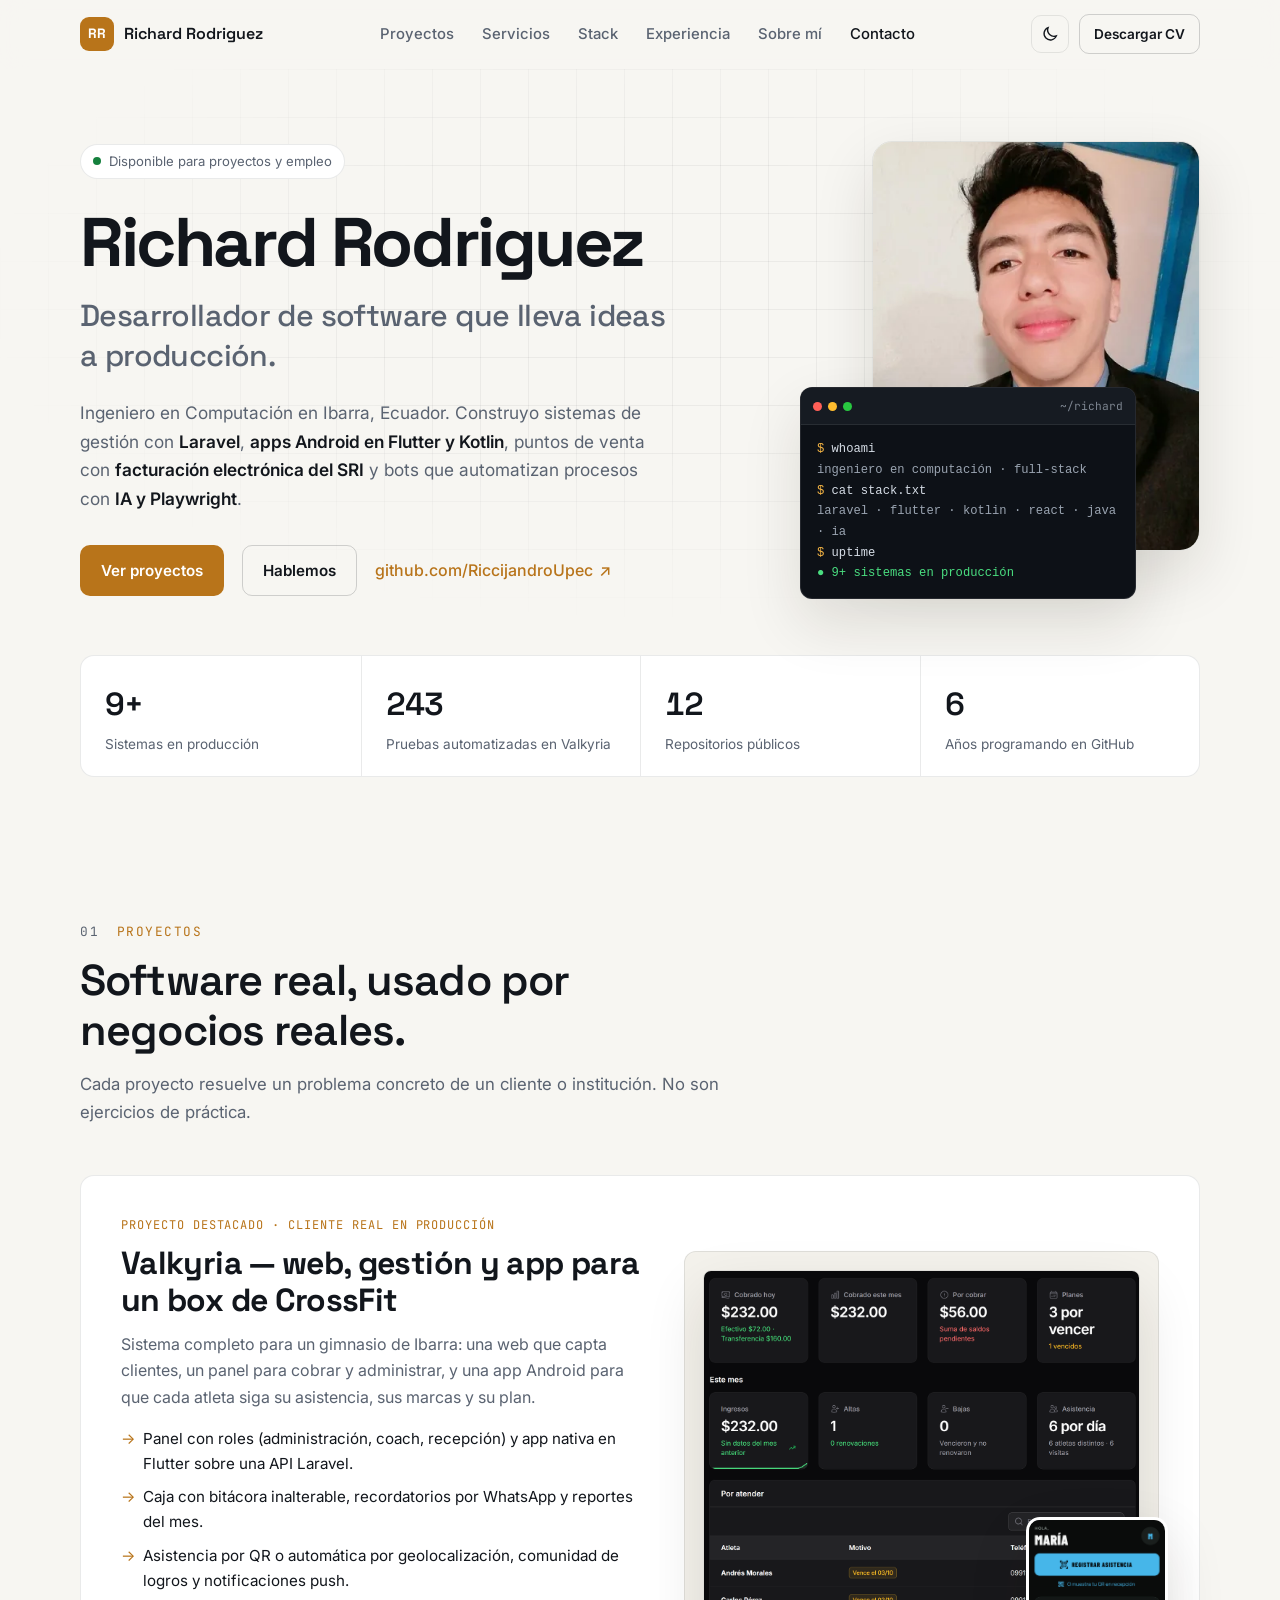
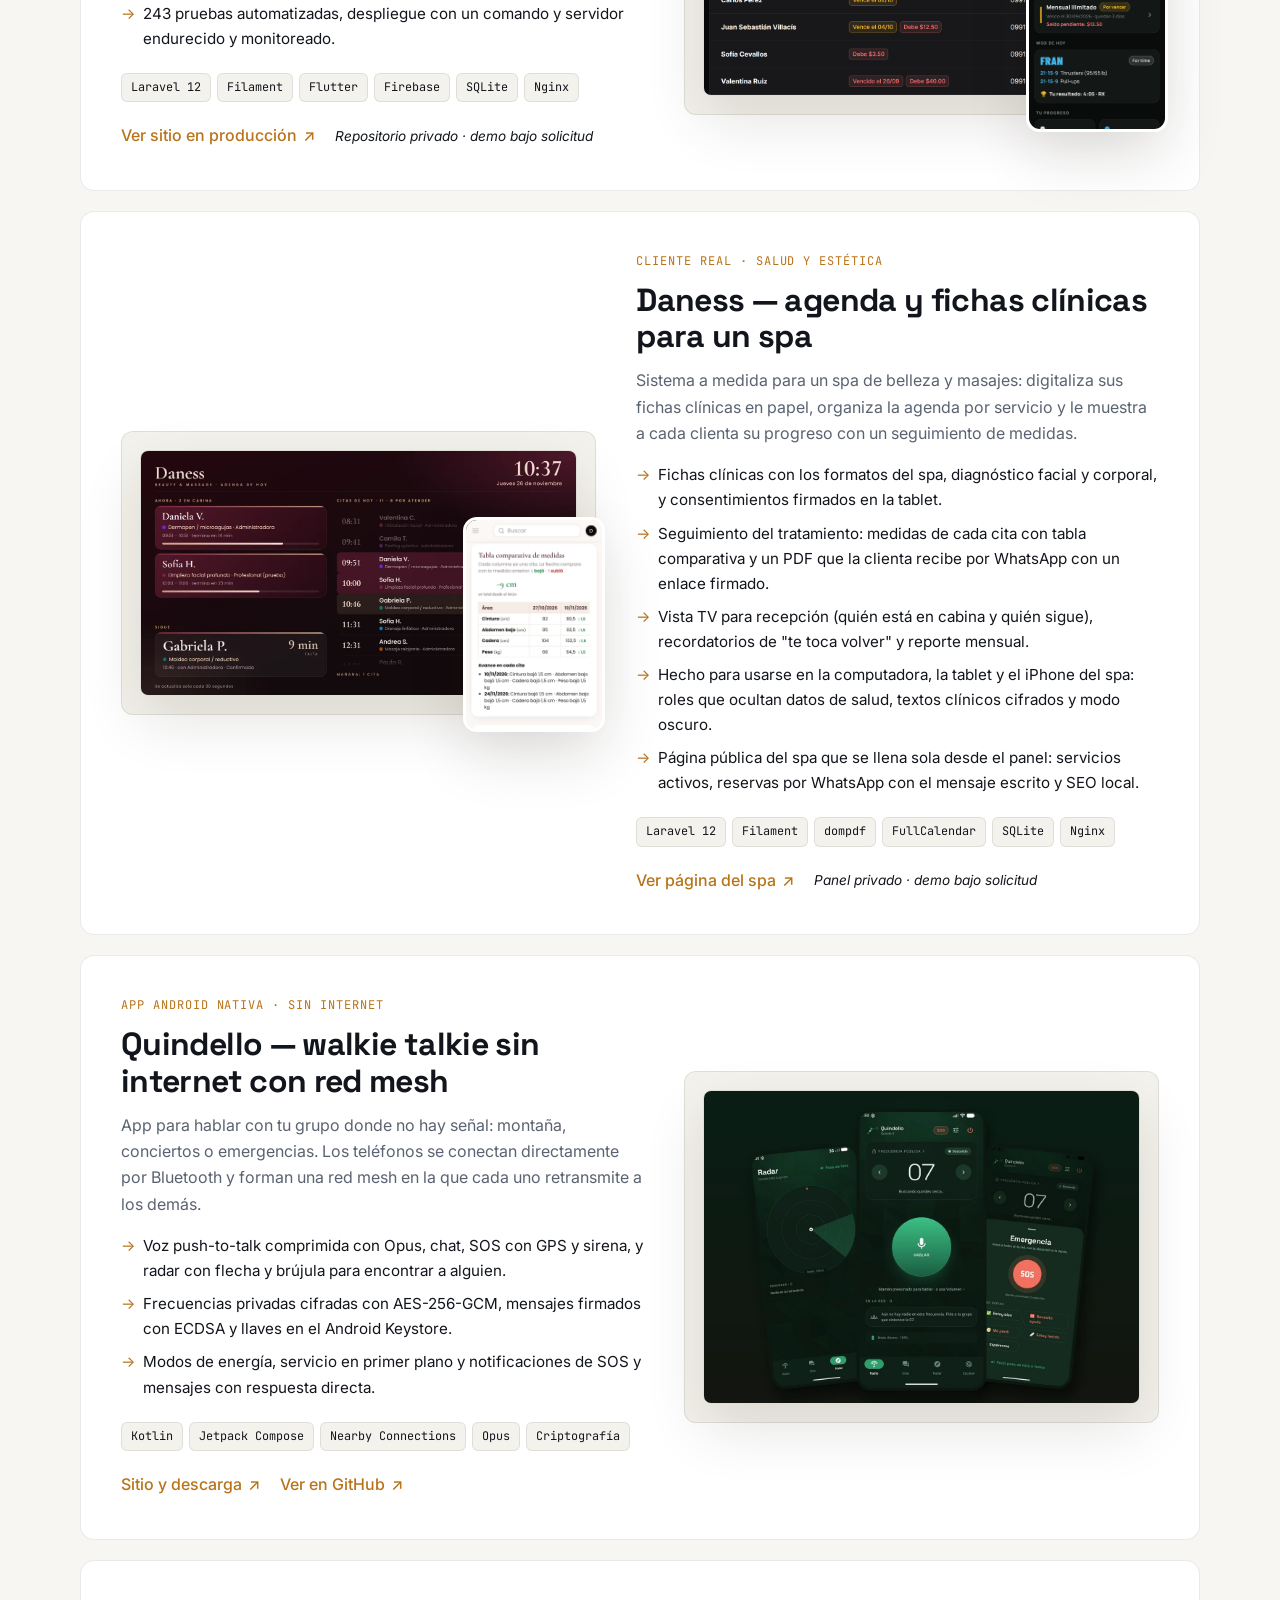
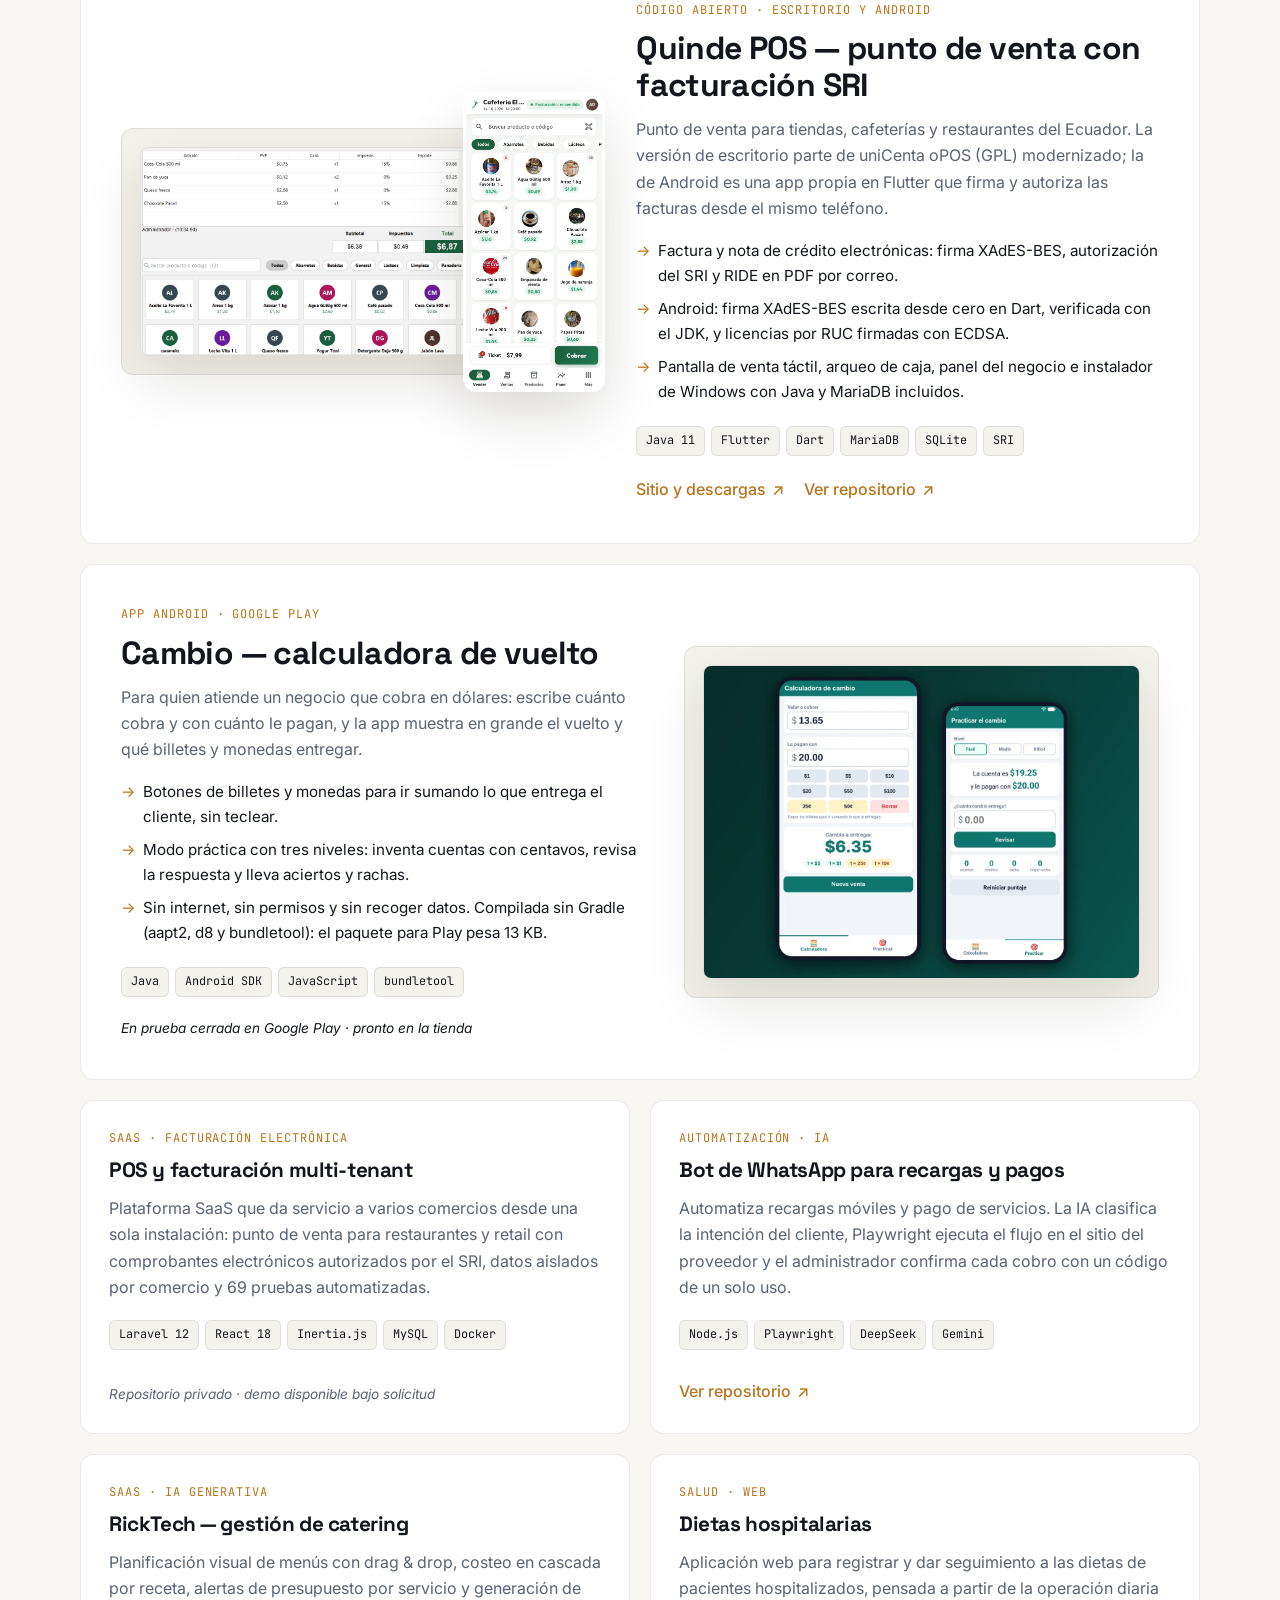
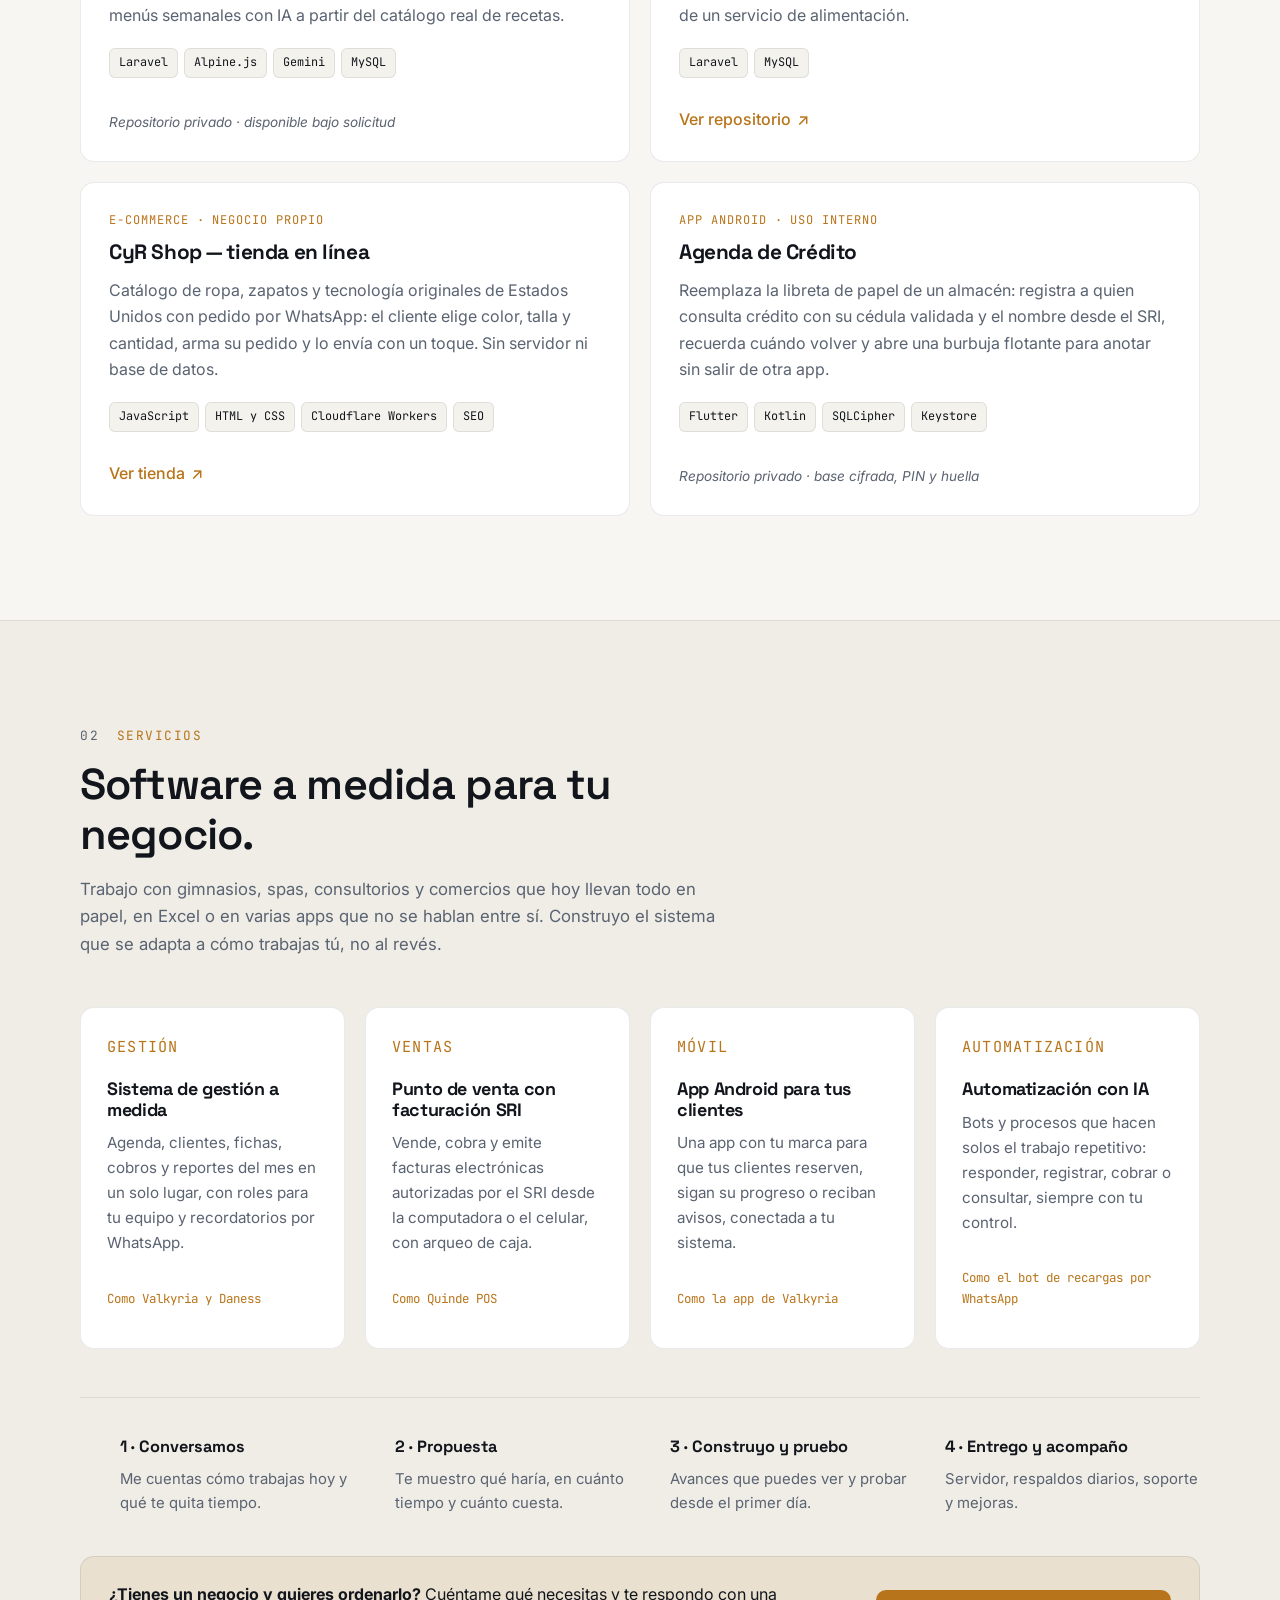
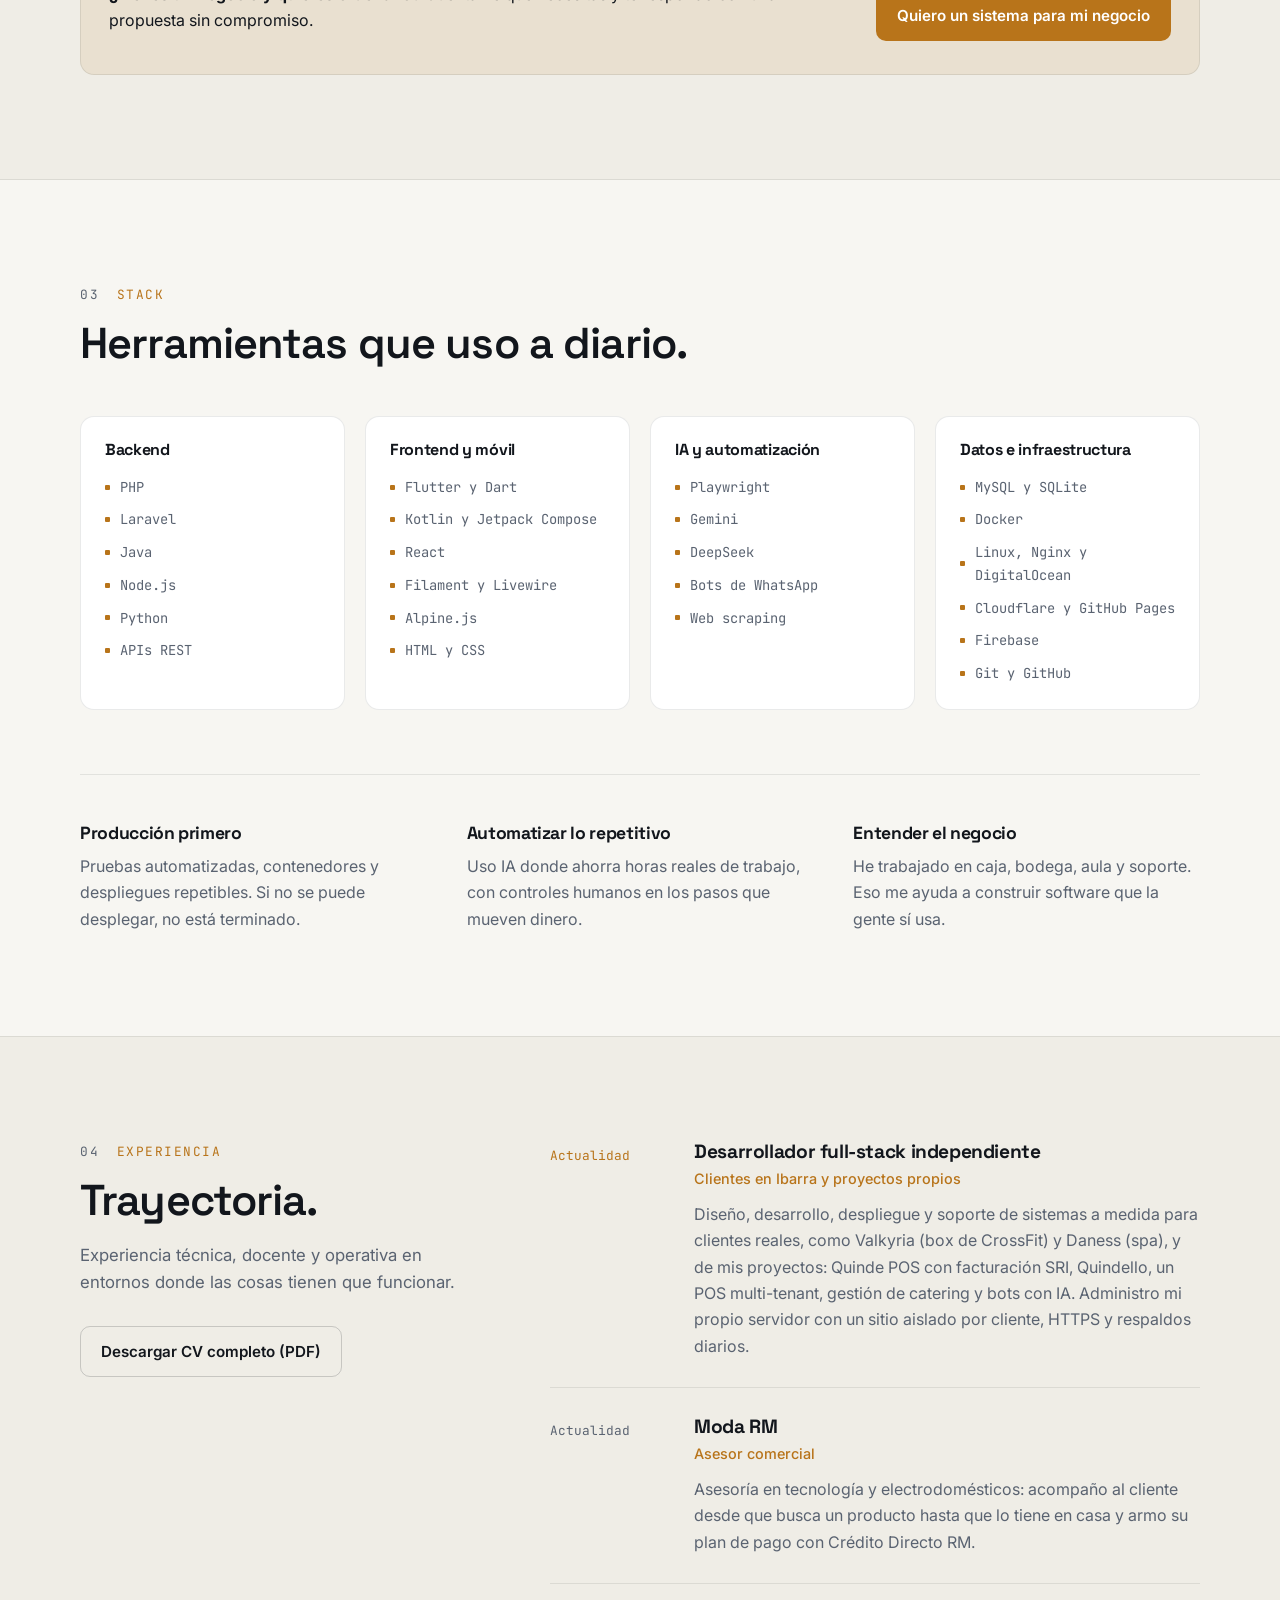
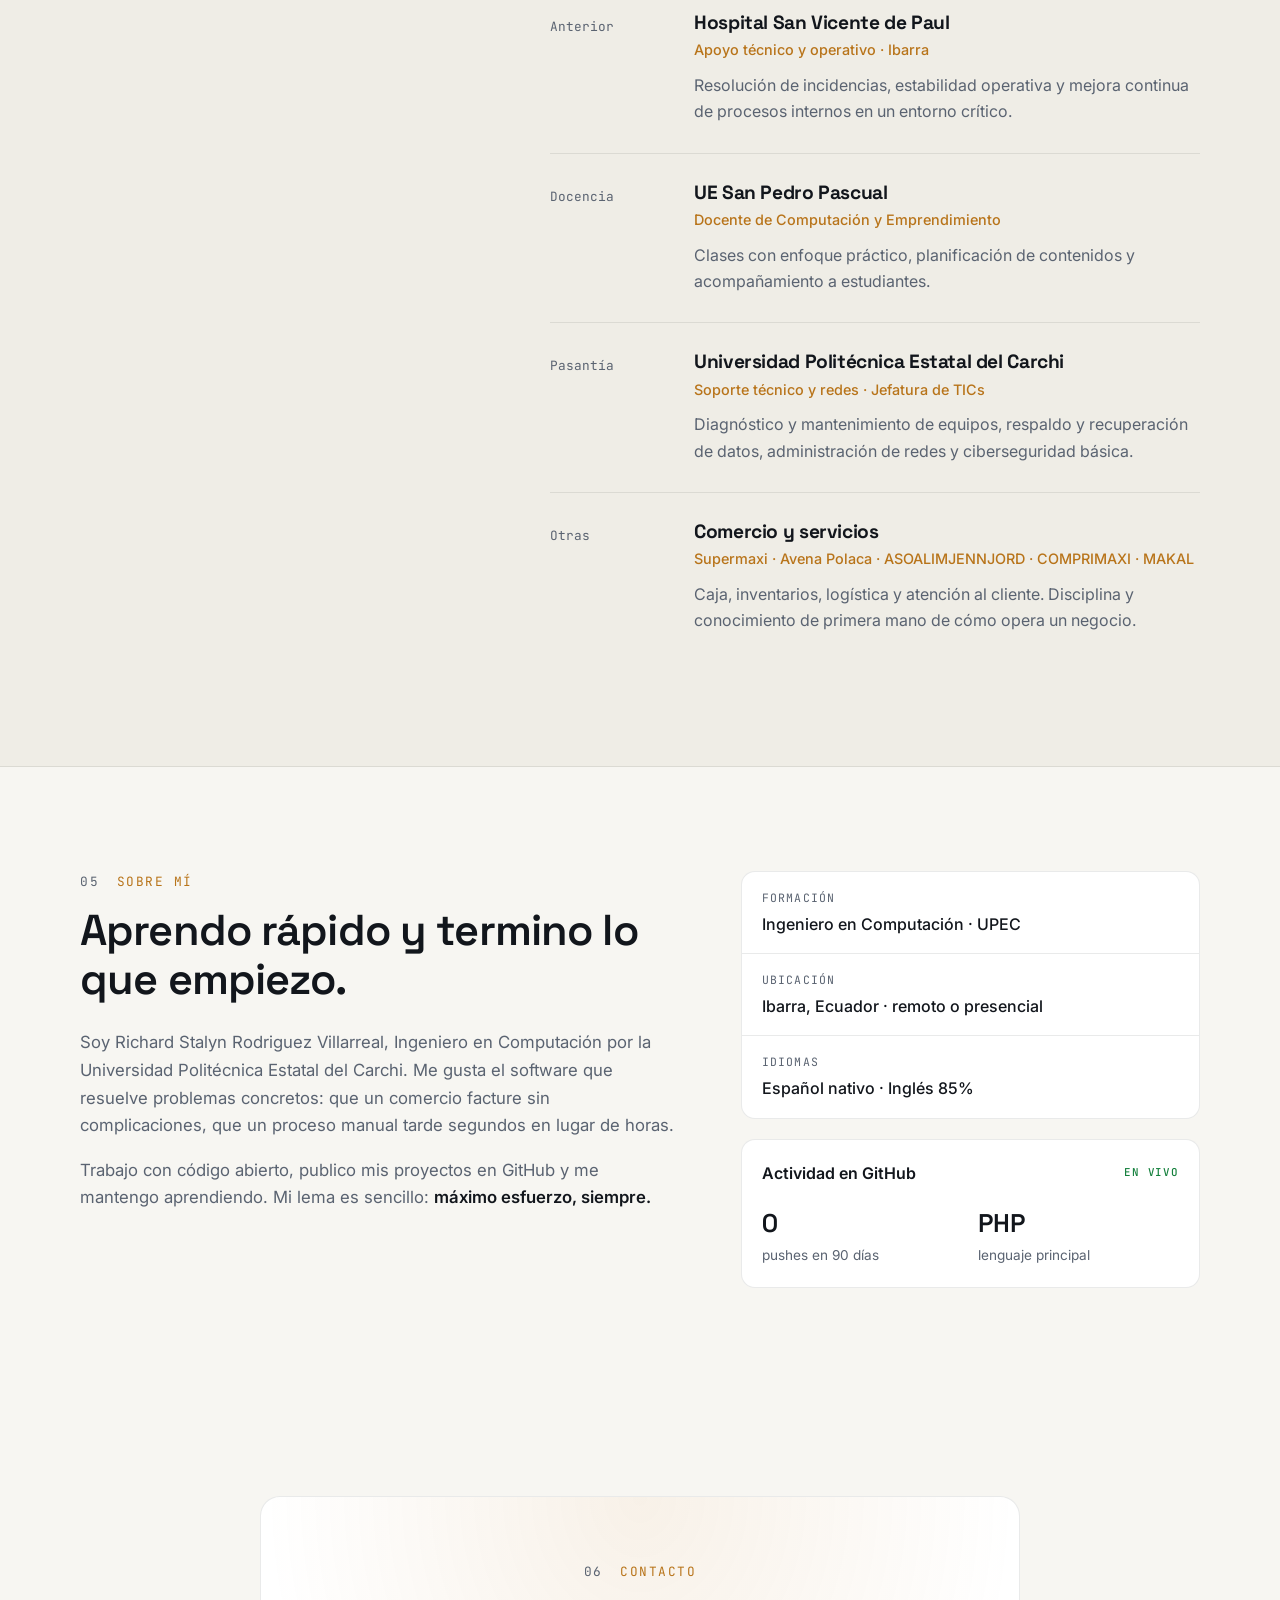
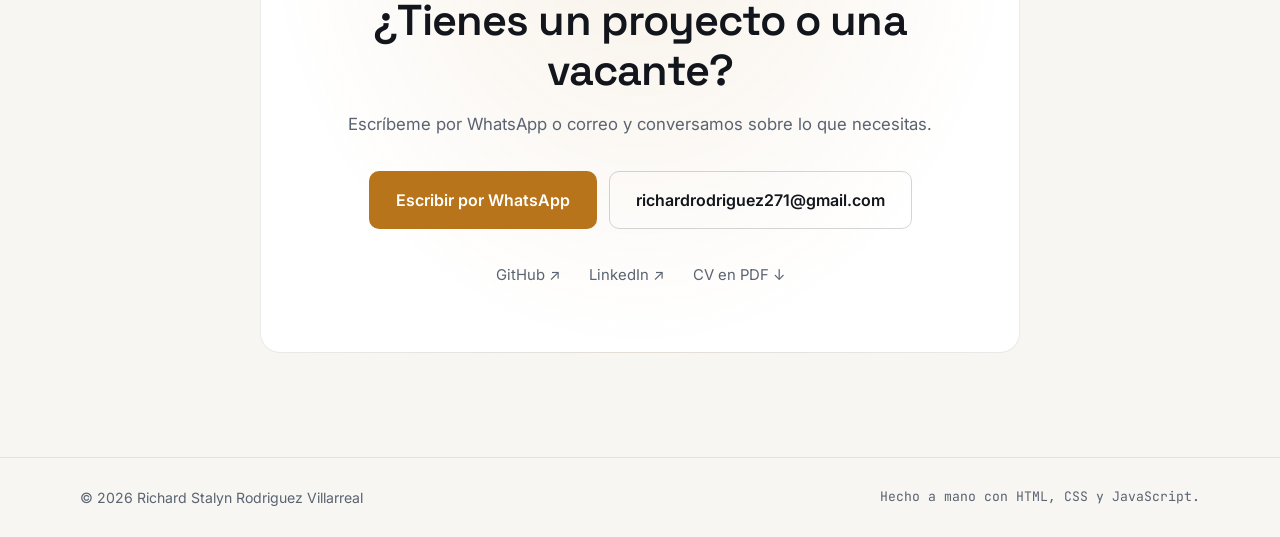
<file: index.html>
<!doctype html>
<html lang="es">
  <head>
    <meta charset="UTF-8" />
    <meta name="viewport" content="width=device-width, initial-scale=1.0" />
    <title>Richard Rodriguez | Desarrollador de Software · Laravel, Flutter y Kotlin</title>

    <meta
      name="description"
      content="Richard Stalyn Rodriguez Villarreal, ingeniero en computación y desarrollador de software en Ibarra. Sistemas en producción con Laravel, Flutter y Kotlin: apps Android, facturación electrónica SRI y automatización con IA."
    />
    <meta
      name="keywords"
      content="Richard Stalyn Rodriguez Villarreal, desarrollador de software, ingeniero en computación, Laravel, React, Flutter, Kotlin, Jetpack Compose, Android, Java, Node.js, Playwright, automatización con IA, facturación electrónica SRI, Ecuador, Ibarra"
    />
    <meta name="author" content="Richard Stalyn Rodriguez Villarreal" />
    <meta name="robots" content="index, follow" />
    <meta name="theme-color" content="#0b0f15" />

    <link rel="canonical" href="https://riccijandro.cyrshop.app/" />
    <link rel="alternate" href="https://riccijandro.cyrshop.app/" hreflang="es" />

    <meta property="og:type" content="website" />
    <meta property="og:title" content="Richard Rodriguez | Desarrollador de Software" />
    <meta
      property="og:description"
      content="Sistemas en producción con Laravel, Flutter y Kotlin: apps Android, punto de venta con facturación SRI y automatización con IA."
    />
    <meta property="og:url" content="https://riccijandro.cyrshop.app/" />
    <meta property="og:image" content="https://riccijandro.cyrshop.app/og-image.png" />
    <meta property="og:image:type" content="image/png" />
    <meta property="og:image:width" content="1200" />
    <meta property="og:image:height" content="630" />
    <meta property="og:image:alt" content="Richard Rodriguez, desarrollador de software en Ibarra, Ecuador" />
    <meta property="og:locale" content="es_EC" />

    <meta name="twitter:card" content="summary_large_image" />
    <meta name="twitter:title" content="Richard Rodriguez | Desarrollador de Software" />
    <meta
      name="twitter:description"
      content="Sistemas en producción con Laravel, Flutter, Kotlin e IA."
    />
    <meta name="twitter:image" content="https://riccijandro.cyrshop.app/og-image.png" />

    <link rel="icon" type="image/svg+xml" href="favicon.svg" />
    <link rel="manifest" href="site.webmanifest" />

    <link rel="preconnect" href="https://fonts.googleapis.com" />
    <link rel="preconnect" href="https://fonts.gstatic.com" crossorigin />
    <link
      href="https://fonts.googleapis.com/css2?family=Inter:wght@400;500;600&family=JetBrains+Mono:wght@400;500&family=Space+Grotesk:wght@500;600;700&display=swap"
      rel="stylesheet"
    />
    <link rel="stylesheet" href="styles.css" />

    <script>
      try {
        const saved = localStorage.getItem("theme");
        if (saved === "light" || saved === "dark") document.documentElement.dataset.theme = saved;
      } catch (_) {}
    </script>
    <script defer src="script.js"></script>

    <script type="application/ld+json">
      {
        "@context": "https://schema.org",
        "@type": "Person",
        "name": "Richard Stalyn Rodriguez Villarreal",
        "url": "https://riccijandro.cyrshop.app/",
        "image": "https://riccijandro.cyrshop.app/img/avatar.png",
        "email": "mailto:richardrodriguez271@gmail.com",
        "sameAs": [
          "https://github.com/RiccijandroUpec",
          "https://www.linkedin.com/in/riccijandro"
        ],
        "jobTitle": "Ingeniero en Computación · Desarrollador de Software",
        "alumniOf": {
          "@type": "CollegeOrUniversity",
          "name": "Universidad Politécnica Estatal del Carchi"
        },
        "knowsAbout": [
          "Laravel",
          "React",
          "Flutter",
          "Kotlin",
          "Jetpack Compose",
          "Android",
          "Java",
          "Node.js",
          "Playwright",
          "Automatización con IA",
          "Facturación electrónica SRI",
          "Linux",
          "Docker",
          "MySQL"
        ],
        "worksFor": {
          "@type": "Organization",
          "name": "Moda RM"
        },
        "address": {
          "@type": "PostalAddress",
          "addressLocality": "Ibarra",
          "addressCountry": "EC"
        }
      }
    </script>
  </head>
  <body>
    <a class="skip-link" href="#main">Saltar al contenido</a>

    <header class="site-header" id="siteHeader">
      <div class="container nav-wrap">
        <a class="brand" href="#top" aria-label="Richard Rodriguez, inicio">
          <span class="brand-mark">RR</span>
          <span class="brand-name">Richard Rodriguez</span>
        </a>

        <nav class="nav" id="mainNav" aria-label="Principal">
          <a href="#proyectos">Proyectos</a>
          <a href="#servicios">Servicios</a>
          <a href="#stack">Stack</a>
          <a href="#experiencia">Experiencia</a>
          <a href="#sobre-mi">Sobre mí</a>
          <a href="#contacto">Contacto</a>
        </nav>

        <div class="nav-actions">
          <button class="icon-btn" id="themeToggle" type="button" aria-label="Cambiar tema claro/oscuro">
            <svg class="icon-sun" viewBox="0 0 24 24" aria-hidden="true"><circle cx="12" cy="12" r="4.5" /><path d="M12 2v2.5M12 19.5V22M4.2 4.2l1.8 1.8M18 18l1.8 1.8M2 12h2.5M19.5 12H22M4.2 19.8 6 18M18 6l1.8-1.8" /></svg>
            <svg class="icon-moon" viewBox="0 0 24 24" aria-hidden="true"><path d="M20.5 14.5A8.5 8.5 0 0 1 9.5 3.5a8.5 8.5 0 1 0 11 11Z" /></svg>
          </button>
          <a class="btn btn-sm btn-outline nav-cv" href="Riccijandro-CV.pdf" download>Descargar CV</a>
          <button class="icon-btn menu-toggle" id="menuToggle" type="button" aria-label="Abrir menú" aria-expanded="false" aria-controls="mainNav">
            <span></span><span></span>
          </button>
        </div>
      </div>
    </header>

    <main id="main">
      <!-- HERO -->
      <section class="hero" id="top">
        <div class="container hero-grid">
          <div class="hero-copy">
            <p class="status-pill"><span class="dot"></span> Disponible para proyectos y empleo</p>
            <h1>
              Richard Rodriguez
              <span class="h1-sub">Desarrollador de software que lleva ideas a producción.</span>
            </h1>
            <p class="lead">
              Ingeniero en Computación en Ibarra, Ecuador. Construyo sistemas de gestión con
              <strong>Laravel</strong>, <strong>apps Android en Flutter y Kotlin</strong>, puntos de venta con
              <strong>facturación electrónica del SRI</strong> y bots que automatizan procesos con <strong>IA y Playwright</strong>.
            </p>
            <div class="hero-actions">
              <a class="btn btn-primary" href="#proyectos">Ver proyectos</a>
              <a
                class="btn btn-outline"
                href="https://wa.me/593983185069?text=Hola%20Richard%2C%20vi%20tu%20portafolio%20y%20me%20gustar%C3%ADa%20hablar%20sobre%20una%20oportunidad."
                target="_blank"
                rel="noopener"
                >Hablemos</a
              >
              <a class="text-link" href="https://github.com/RiccijandroUpec" target="_blank" rel="noopener">
                github.com/RiccijandroUpec <span aria-hidden="true">↗</span>
              </a>
            </div>
          </div>

          <div class="hero-visual">
            <figure class="portrait">
              <img src="img/avatar.webp" alt="Retrato de Richard Stalyn Rodriguez Villarreal" width="404" height="543" loading="eager" fetchpriority="high" />
            </figure>
            <div class="terminal" aria-label="Resumen en formato terminal">
              <div class="terminal-bar"><span></span><span></span><span></span><em>~/richard</em></div>
              <pre><code><span class="t-prompt">$</span> whoami
<span class="t-out">ingeniero en computación · full-stack</span>
<span class="t-prompt">$</span> cat stack.txt
<span class="t-out">laravel · flutter · kotlin · react · java · ia</span>
<span class="t-prompt">$</span> uptime
<span class="t-ok">● 9+ sistemas en producción</span></code></pre>
            </div>
          </div>
        </div>

        <div class="container">
          <dl class="stats">
            <div>
              <dt>Sistemas en producción</dt>
              <dd>9+</dd>
            </div>
            <div>
              <dt>Pruebas automatizadas en Valkyria</dt>
              <dd>243</dd>
            </div>
            <div>
              <dt>Repositorios públicos</dt>
              <dd id="metricRepos">12</dd>
            </div>
            <div>
              <dt>Años programando en GitHub</dt>
              <dd id="metricYears">6</dd>
            </div>
          </dl>
        </div>
      </section>

      <!-- PROYECTOS -->
      <section class="section" id="proyectos">
        <div class="container">
          <header class="section-head reveal">
            <p class="eyebrow"><span>01</span> Proyectos</p>
            <h2>Software real, usado por negocios reales.</h2>
            <p class="section-intro">
              Cada proyecto resuelve un problema concreto de un cliente o institución. No son ejercicios de práctica.
            </p>
          </header>

          <article class="project project-featured reveal">
            <div class="project-body">
              <p class="project-kicker">Proyecto destacado · Cliente real en producción</p>
              <h3>Valkyria — web, gestión y app para un box de CrossFit</h3>
              <p>
                Sistema completo para un gimnasio de Ibarra: una web que capta clientes, un panel para cobrar y administrar,
                y una app Android para que cada atleta siga su asistencia, sus marcas y su plan.
              </p>
              <ul class="project-points">
                <li>Panel con roles (administración, coach, recepción) y app nativa en Flutter sobre una API Laravel.</li>
                <li>Caja con bitácora inalterable, recordatorios por WhatsApp y reportes del mes.</li>
                <li>Asistencia por QR o automática por geolocalización, comunidad de logros y notificaciones push.</li>
                <li>243 pruebas automatizadas, despliegue con un comando y servidor endurecido y monitoreado.</li>
              </ul>
              <ul class="tags" aria-label="Tecnologías">
                <li>Laravel 12</li><li>Filament</li><li>Flutter</li><li>Firebase</li><li>SQLite</li><li>Nginx</li>
              </ul>
              <div class="project-links">
                <a class="text-link" href="https://valkyria.cyrshop.app/" target="_blank" rel="noopener">Ver sitio en producción <span aria-hidden="true">↗</span></a>
                <span class="project-private">Repositorio privado · demo bajo solicitud</span>
              </div>
            </div>
            <div class="project-visual project-shots">
              <img class="shot-desktop" src="img/valkyria-panel.webp" alt="Panel de Valkyria: cobros del día, números del mes y atletas por atender con WhatsApp" width="1200" height="1169" loading="lazy" />
              <img class="shot-phone" src="img/valkyria-app.webp" alt="Pantalla de inicio de la app de Valkyria para atletas" width="600" height="923" loading="lazy" />
            </div>
          </article>

          <article class="project project-featured project-featured-reverse reveal">
            <div class="project-body">
              <p class="project-kicker">Cliente real · Salud y estética</p>
              <h3>Daness — agenda y fichas clínicas para un spa</h3>
              <p>
                Sistema a medida para un spa de belleza y masajes: digitaliza sus fichas clínicas en papel, organiza la
                agenda por servicio y le muestra a cada clienta su progreso con un seguimiento de medidas.
              </p>
              <ul class="project-points">
                <li>Fichas clínicas con los formatos del spa, diagnóstico facial y corporal, y consentimientos firmados en la tablet.</li>
                <li>Seguimiento del tratamiento: medidas de cada cita con tabla comparativa y un PDF que la clienta recibe por WhatsApp con un enlace firmado.</li>
                <li>Vista TV para recepción (quién está en cabina y quién sigue), recordatorios de "te toca volver" y reporte mensual.</li>
                <li>Hecho para usarse en la computadora, la tablet y el iPhone del spa: roles que ocultan datos de salud, textos clínicos cifrados y modo oscuro.</li>
                <li>Página pública del spa que se llena sola desde el panel: servicios activos, reservas por WhatsApp con el mensaje escrito y SEO local.</li>
              </ul>
              <ul class="tags" aria-label="Tecnologías">
                <li>Laravel 12</li><li>Filament</li><li>dompdf</li><li>FullCalendar</li><li>SQLite</li><li>Nginx</li>
              </ul>
              <div class="project-links">
                <a class="text-link" href="https://daness.cyrshop.app/" target="_blank" rel="noopener">Ver página del spa <span aria-hidden="true">↗</span></a>
                <span class="project-private">Panel privado · demo bajo solicitud</span>
              </div>
            </div>
            <div class="project-visual project-shots">
              <img class="shot-desktop" src="img/daness-tv.webp" alt="Vista TV de Daness: reloj, clientas en cabina con su avance, la próxima cita con cuenta regresiva y la agenda del día" width="1200" height="675" loading="lazy" />
              <img class="shot-phone" src="img/daness-medidas.webp" alt="Tabla comparativa de medidas de una clienta en el celular: centímetros perdidos y avance en cada cita" width="600" height="924" loading="lazy" />
            </div>
          </article>

          <article class="project project-featured reveal">
            <div class="project-body">
              <p class="project-kicker">App Android nativa · Sin internet</p>
              <h3>Quindello — walkie talkie sin internet con red mesh</h3>
              <p>
                App para hablar con tu grupo donde no hay señal: montaña, conciertos o emergencias. Los teléfonos se
                conectan directamente por Bluetooth y forman una red mesh en la que cada uno retransmite a los demás.
              </p>
              <ul class="project-points">
                <li>Voz push-to-talk comprimida con Opus, chat, SOS con GPS y sirena, y radar con flecha y brújula para encontrar a alguien.</li>
                <li>Frecuencias privadas cifradas con AES-256-GCM, mensajes firmados con ECDSA y llaves en el Android Keystore.</li>
                <li>Modos de energía, servicio en primer plano y notificaciones de SOS y mensajes con respuesta directa.</li>
              </ul>
              <ul class="tags" aria-label="Tecnologías">
                <li>Kotlin</li><li>Jetpack Compose</li><li>Nearby Connections</li><li>Opus</li><li>Criptografía</li>
              </ul>
              <div class="project-links">
                <a class="text-link" href="https://quindello.cyrshop.app/" target="_blank" rel="noopener">Sitio y descarga <span aria-hidden="true">↗</span></a>
                <a class="text-link" href="https://github.com/RiccijandroUpec/Quindello" target="_blank" rel="noopener">Ver en GitHub <span aria-hidden="true">↗</span></a>
              </div>
            </div>
            <div class="project-visual project-shots">
              <img class="shot-desktop" src="img/quindello-pantallas.webp" alt="Tres pantallas de Quindello: radar del grupo, radio con el botón Hablar y emergencia con el botón SOS" width="1200" height="860" loading="lazy" />
            </div>
          </article>

          <article class="project project-featured project-featured-reverse reveal">
            <div class="project-body">
              <p class="project-kicker">Código abierto · Escritorio y Android</p>
              <h3>Quinde POS — punto de venta con facturación SRI</h3>
              <p>
                Punto de venta para tiendas, cafeterías y restaurantes del Ecuador. La versión de escritorio parte de
                uniCenta oPOS (GPL) modernizado; la de Android es una app propia en Flutter que firma y autoriza las
                facturas desde el mismo teléfono.
              </p>
              <ul class="project-points">
                <li>Factura y nota de crédito electrónicas: firma XAdES-BES, autorización del SRI y RIDE en PDF por correo.</li>
                <li>Android: firma XAdES-BES escrita desde cero en Dart, verificada con el JDK, y licencias por RUC firmadas con ECDSA.</li>
                <li>Pantalla de venta táctil, arqueo de caja, panel del negocio e instalador de Windows con Java y MariaDB incluidos.</li>
              </ul>
              <ul class="tags" aria-label="Tecnologías">
                <li>Java 11</li><li>Flutter</li><li>Dart</li><li>MariaDB</li><li>SQLite</li><li>SRI</li>
              </ul>
              <div class="project-links">
                <a class="text-link" href="https://quindepos.cyrshop.app/" target="_blank" rel="noopener">Sitio y descargas <span aria-hidden="true">↗</span></a>
                <a class="text-link" href="https://github.com/RiccijandroUpec/QuindePOS" target="_blank" rel="noopener">Ver repositorio <span aria-hidden="true">↗</span></a>
              </div>
            </div>
            <div class="project-visual project-shots">
              <img class="shot-desktop" src="img/quinde-venta.webp" alt="Pantalla de venta de Quinde POS para Windows con artículos, totales y botón Cobrar" width="1326" height="630" loading="lazy" />
              <img class="shot-phone" src="img/quinde-android.webp" alt="Quinde POS para Android: productos con foto y botón Cobrar" width="540" height="1169" loading="lazy" />
            </div>
          </article>

          <article class="project project-featured reveal">
            <div class="project-body">
              <p class="project-kicker">App Android · Google Play</p>
              <h3>Cambio — calculadora de vuelto</h3>
              <p>
                Para quien atiende un negocio que cobra en dólares: escribe cuánto cobra y con cuánto le pagan, y la app
                muestra en grande el vuelto y qué billetes y monedas entregar.
              </p>
              <ul class="project-points">
                <li>Botones de billetes y monedas para ir sumando lo que entrega el cliente, sin teclear.</li>
                <li>Modo práctica con tres niveles: inventa cuentas con centavos, revisa la respuesta y lleva aciertos y rachas.</li>
                <li>Sin internet, sin permisos y sin recoger datos. Compilada sin Gradle (aapt2, d8 y bundletool): el paquete para Play pesa 13 KB.</li>
              </ul>
              <ul class="tags" aria-label="Tecnologías">
                <li>Java</li><li>Android SDK</li><li>JavaScript</li><li>bundletool</li>
              </ul>
              <div class="project-links">
                <span class="project-private">En prueba cerrada en Google Play · pronto en la tienda</span>
              </div>
            </div>
            <div class="project-visual project-shots">
              <img class="shot-desktop" src="img/cambio-pantallas.webp" alt="Dos pantallas de Cambio: la calculadora con un vuelto de $6.35 y los billetes a entregar, y el modo Practicar con niveles Fácil, Medio y Difícil" width="1200" height="860" loading="lazy" />
            </div>
          </article>

          <div class="project-grid">
            <article class="project reveal">
              <p class="project-kicker">SaaS · Facturación electrónica</p>
              <h3>POS y facturación multi-tenant</h3>
              <p>
                Plataforma SaaS que da servicio a varios comercios desde una sola instalación: punto de venta para
                restaurantes y retail con comprobantes electrónicos autorizados por el SRI, datos aislados por comercio
                y 69 pruebas automatizadas.
              </p>
              <ul class="tags" aria-label="Tecnologías">
                <li>Laravel 12</li><li>React 18</li><li>Inertia.js</li><li>MySQL</li><li>Docker</li>
              </ul>
              <p class="project-private">Repositorio privado · demo disponible bajo solicitud</p>
            </article>

            <article class="project reveal delay-1">
              <p class="project-kicker">Automatización · IA</p>
              <h3>Bot de WhatsApp para recargas y pagos</h3>
              <p>
                Automatiza recargas móviles y pago de servicios. La IA clasifica la intención del cliente, Playwright
                ejecuta el flujo en el sitio del proveedor y el administrador confirma cada cobro con un código de un solo uso.
              </p>
              <ul class="tags" aria-label="Tecnologías">
                <li>Node.js</li><li>Playwright</li><li>DeepSeek</li><li>Gemini</li>
              </ul>
              <a class="text-link" href="https://github.com/RiccijandroUpec/WebScraper" target="_blank" rel="noopener">Ver repositorio <span aria-hidden="true">↗</span></a>
            </article>

            <article class="project reveal delay-1">
              <p class="project-kicker">SaaS · IA generativa</p>
              <h3>RickTech — gestión de catering</h3>
              <p>
                Planificación visual de menús con drag &amp; drop, costeo en cascada por receta, alertas de presupuesto por
                servicio y generación de menús semanales con IA a partir del catálogo real de recetas.
              </p>
              <ul class="tags" aria-label="Tecnologías">
                <li>Laravel</li><li>Alpine.js</li><li>Gemini</li><li>MySQL</li>
              </ul>
              <p class="project-private">Repositorio privado · disponible bajo solicitud</p>
            </article>

            <article class="project reveal delay-2">
              <p class="project-kicker">Salud · Web</p>
              <h3>Dietas hospitalarias</h3>
              <p>
                Aplicación web para registrar y dar seguimiento a las dietas de pacientes hospitalizados, pensada a partir
                de la operación diaria de un servicio de alimentación.
              </p>
              <ul class="tags" aria-label="Tecnologías">
                <li>Laravel</li><li>MySQL</li>
              </ul>
              <a class="text-link" href="https://github.com/RiccijandroUpec/dietas-hospital" target="_blank" rel="noopener">Ver repositorio <span aria-hidden="true">↗</span></a>
            </article>

            <article class="project reveal">
              <p class="project-kicker">E-commerce · Negocio propio</p>
              <h3>CyR Shop — tienda en línea</h3>
              <p>
                Catálogo de ropa, zapatos y tecnología originales de Estados Unidos con pedido por WhatsApp: el cliente
                elige color, talla y cantidad, arma su pedido y lo envía con un toque. Sin servidor ni base de datos.
              </p>
              <ul class="tags" aria-label="Tecnologías">
                <li>JavaScript</li><li>HTML y CSS</li><li>Cloudflare Workers</li><li>SEO</li>
              </ul>
              <a class="text-link" href="https://cyrshop.app/" target="_blank" rel="noopener">Ver tienda <span aria-hidden="true">↗</span></a>
            </article>

            <article class="project reveal delay-1">
              <p class="project-kicker">App Android · Uso interno</p>
              <h3>Agenda de Crédito</h3>
              <p>
                Reemplaza la libreta de papel de un almacén: registra a quien consulta crédito con su cédula validada y el
                nombre desde el SRI, recuerda cuándo volver y abre una burbuja flotante para anotar sin salir de otra app.
              </p>
              <ul class="tags" aria-label="Tecnologías">
                <li>Flutter</li><li>Kotlin</li><li>SQLCipher</li><li>Keystore</li>
              </ul>
              <p class="project-private">Repositorio privado · base cifrada, PIN y huella</p>
            </article>

          </div>
        </div>
      </section>

      <!-- SERVICIOS -->
      <section class="section section-alt" id="servicios">
        <div class="container">
          <header class="section-head reveal">
            <p class="eyebrow"><span>02</span> Servicios</p>
            <h2>Software a medida para tu negocio.</h2>
            <p class="section-intro">
              Trabajo con gimnasios, spas, consultorios y comercios que hoy llevan todo en papel, en Excel o en varias
              apps que no se hablan entre sí. Construyo el sistema que se adapta a cómo trabajas tú, no al revés.
            </p>
          </header>

          <div class="service-grid">
            <article class="service reveal">
              <p class="project-kicker">Gestión</p>
              <h3>Sistema de gestión a medida</h3>
              <p>Agenda, clientes, fichas, cobros y reportes del mes en un solo lugar, con roles para tu equipo y recordatorios por WhatsApp.</p>
              <p class="service-proof">Como Valkyria y Daness</p>
            </article>
            <article class="service reveal delay-1">
              <p class="project-kicker">Ventas</p>
              <h3>Punto de venta con facturación SRI</h3>
              <p>Vende, cobra y emite facturas electrónicas autorizadas por el SRI desde la computadora o el celular, con arqueo de caja.</p>
              <p class="service-proof">Como Quinde POS</p>
            </article>
            <article class="service reveal delay-2">
              <p class="project-kicker">Móvil</p>
              <h3>App Android para tus clientes</h3>
              <p>Una app con tu marca para que tus clientes reserven, sigan su progreso o reciban avisos, conectada a tu sistema.</p>
              <p class="service-proof">Como la app de Valkyria</p>
            </article>
            <article class="service reveal delay-3">
              <p class="project-kicker">Automatización</p>
              <h3>Automatización con IA</h3>
              <p>Bots y procesos que hacen solos el trabajo repetitivo: responder, registrar, cobrar o consultar, siempre con tu control.</p>
              <p class="service-proof">Como el bot de recargas por WhatsApp</p>
            </article>
          </div>

          <ol class="steps reveal">
            <li><b>1 · Conversamos</b><span>Me cuentas cómo trabajas hoy y qué te quita tiempo.</span></li>
            <li><b>2 · Propuesta</b><span>Te muestro qué haría, en cuánto tiempo y cuánto cuesta.</span></li>
            <li><b>3 · Construyo y pruebo</b><span>Avances que puedes ver y probar desde el primer día.</span></li>
            <li><b>4 · Entrego y acompaño</b><span>Servidor, respaldos diarios, soporte y mejoras.</span></li>
          </ol>

          <div class="service-cta reveal">
            <p><b>¿Tienes un negocio y quieres ordenarlo?</b> Cuéntame qué necesitas y te respondo con una propuesta sin compromiso.</p>
            <a
              class="btn btn-primary"
              href="https://wa.me/593983185069?text=Hola%20Richard%2C%20vi%20tu%20portafolio%20y%20quiero%20un%20sistema%20para%20mi%20negocio."
              target="_blank"
              rel="noopener"
              >Quiero un sistema para mi negocio</a
            >
          </div>
        </div>
      </section>

      <!-- STACK -->
      <section class="section" id="stack">
        <div class="container">
          <header class="section-head reveal">
            <p class="eyebrow"><span>03</span> Stack</p>
            <h2>Herramientas que uso a diario.</h2>
          </header>

          <div class="stack-grid">
            <div class="stack-col reveal">
              <h3>Backend</h3>
              <ul><li>PHP</li><li>Laravel</li><li>Java</li><li>Node.js</li><li>Python</li><li>APIs REST</li></ul>
            </div>
            <div class="stack-col reveal delay-1">
              <h3>Frontend y móvil</h3>
              <ul><li>Flutter y Dart</li><li>Kotlin y Jetpack Compose</li><li>React</li><li>Filament y Livewire</li><li>Alpine.js</li><li>HTML y CSS</li></ul>
            </div>
            <div class="stack-col reveal delay-2">
              <h3>IA y automatización</h3>
              <ul><li>Playwright</li><li>Gemini</li><li>DeepSeek</li><li>Bots de WhatsApp</li><li>Web scraping</li></ul>
            </div>
            <div class="stack-col reveal delay-3">
              <h3>Datos e infraestructura</h3>
              <ul><li>MySQL y SQLite</li><li>Docker</li><li>Linux, Nginx y DigitalOcean</li><li>Cloudflare y GitHub Pages</li><li>Firebase</li><li>Git y GitHub</li></ul>
            </div>
          </div>

          <div class="principles">
            <article class="reveal">
              <h3>Producción primero</h3>
              <p>Pruebas automatizadas, contenedores y despliegues repetibles. Si no se puede desplegar, no está terminado.</p>
            </article>
            <article class="reveal delay-1">
              <h3>Automatizar lo repetitivo</h3>
              <p>Uso IA donde ahorra horas reales de trabajo, con controles humanos en los pasos que mueven dinero.</p>
            </article>
            <article class="reveal delay-2">
              <h3>Entender el negocio</h3>
              <p>He trabajado en caja, bodega, aula y soporte. Eso me ayuda a construir software que la gente sí usa.</p>
            </article>
          </div>
        </div>
      </section>

      <!-- EXPERIENCIA -->
      <section class="section section-alt" id="experiencia">
        <div class="container exp-layout">
          <header class="section-head reveal">
            <p class="eyebrow"><span>04</span> Experiencia</p>
            <h2>Trayectoria.</h2>
            <p class="section-intro">
              Experiencia técnica, docente y operativa en entornos donde las cosas tienen que funcionar.
            </p>
            <a class="btn btn-outline" href="Riccijandro-CV.pdf" download>Descargar CV completo (PDF)</a>
          </header>

          <ol class="timeline">
            <li class="reveal">
              <p class="tl-date">Actualidad</p>
              <div>
                <h3>Desarrollador full-stack independiente</h3>
                <p class="tl-role">Clientes en Ibarra y proyectos propios</p>
                <p>Diseño, desarrollo, despliegue y soporte de sistemas a medida para clientes reales, como Valkyria (box de CrossFit) y Daness (spa), y de mis proyectos: Quinde POS con facturación SRI, Quindello, un POS multi-tenant, gestión de catering y bots con IA. Administro mi propio servidor con un sitio aislado por cliente, HTTPS y respaldos diarios.</p>
              </div>
            </li>
            <li class="reveal">
              <p class="tl-date">Actualidad</p>
              <div>
                <h3>Moda RM</h3>
                <p class="tl-role">Asesor comercial</p>
                <p>Asesoría en tecnología y electrodomésticos: acompaño al cliente desde que busca un producto hasta que lo tiene en casa y armo su plan de pago con Crédito Directo RM.</p>
              </div>
            </li>
            <li class="reveal">
              <p class="tl-date">Anterior</p>
              <div>
                <h3>Hospital San Vicente de Paul</h3>
                <p class="tl-role">Apoyo técnico y operativo · Ibarra</p>
                <p>Resolución de incidencias, estabilidad operativa y mejora continua de procesos internos en un entorno crítico.</p>
              </div>
            </li>
            <li class="reveal">
              <p class="tl-date">Docencia</p>
              <div>
                <h3>UE San Pedro Pascual</h3>
                <p class="tl-role">Docente de Computación y Emprendimiento</p>
                <p>Clases con enfoque práctico, planificación de contenidos y acompañamiento a estudiantes.</p>
              </div>
            </li>
            <li class="reveal">
              <p class="tl-date">Pasantía</p>
              <div>
                <h3>Universidad Politécnica Estatal del Carchi</h3>
                <p class="tl-role">Soporte técnico y redes · Jefatura de TICs</p>
                <p>Diagnóstico y mantenimiento de equipos, respaldo y recuperación de datos, administración de redes y ciberseguridad básica.</p>
              </div>
            </li>
            <li class="reveal">
              <p class="tl-date">Otras</p>
              <div>
                <h3>Comercio y servicios</h3>
                <p class="tl-role">Supermaxi · Avena Polaca · ASOALIMJENNJORD · COMPRIMAXI · MAKAL</p>
                <p>Caja, inventarios, logística y atención al cliente. Disciplina y conocimiento de primera mano de cómo opera un negocio.</p>
              </div>
            </li>
          </ol>
        </div>
      </section>

      <!-- SOBRE MÍ -->
      <section class="section" id="sobre-mi">
        <div class="container about-grid">
          <div class="reveal">
            <p class="eyebrow"><span>05</span> Sobre mí</p>
            <h2>Aprendo rápido y termino lo que empiezo.</h2>
            <p>
              Soy Richard Stalyn Rodriguez Villarreal, Ingeniero en Computación por la Universidad Politécnica Estatal del
              Carchi. Me gusta el software que resuelve problemas concretos: que un comercio facture sin complicaciones,
              que un proceso manual tarde segundos en lugar de horas.
            </p>
            <p>
              Trabajo con código abierto, publico mis proyectos en GitHub y me mantengo aprendiendo. Mi lema es sencillo:
              <em>máximo esfuerzo, siempre.</em>
            </p>
          </div>

          <div class="about-side reveal delay-1">
            <dl class="facts">
              <div><dt>Formación</dt><dd>Ingeniero en Computación · UPEC</dd></div>
              <div><dt>Ubicación</dt><dd>Ibarra, Ecuador · remoto o presencial</dd></div>
              <div><dt>Idiomas</dt><dd>Español nativo · Inglés 85%</dd></div>
            </dl>

            <div class="gh-card" aria-live="polite">
              <p class="gh-title">Actividad en GitHub <span class="gh-live">en vivo</span></p>
              <div class="gh-metrics">
                <div><b id="metricCommits90">—</b><span>pushes en 90 días</span></div>
                <div><b id="metricTopLang">PHP</b><span>lenguaje principal</span></div>
              </div>
            </div>
          </div>
        </div>
      </section>

      <!-- CONTACTO -->
      <section class="section contact" id="contacto">
        <div class="container contact-card reveal">
          <p class="eyebrow"><span>06</span> Contacto</p>
          <h2>¿Tienes un proyecto o una vacante?</h2>
          <p class="section-intro">Escríbeme por WhatsApp o correo y conversamos sobre lo que necesitas.</p>
          <div class="contact-actions">
            <a
              class="btn btn-primary btn-lg"
              href="https://wa.me/593983185069?text=Hola%20Richard%2C%20vi%20tu%20portafolio%20y%20me%20gustar%C3%ADa%20hablar%20sobre%20una%20oportunidad."
              target="_blank"
              rel="noopener"
              >Escribir por WhatsApp</a
            >
            <a class="btn btn-outline btn-lg" href="mailto:richardrodriguez271@gmail.com">richardrodriguez271@gmail.com</a>
          </div>
          <ul class="contact-links">
            <li><a href="https://github.com/RiccijandroUpec" target="_blank" rel="noopener">GitHub ↗</a></li>
            <li><a href="https://www.linkedin.com/in/riccijandro" target="_blank" rel="noopener">LinkedIn ↗</a></li>
            <li><a href="Riccijandro-CV.pdf" download>CV en PDF ↓</a></li>
          </ul>
        </div>
      </section>
    </main>

    <footer class="site-footer">
      <div class="container footer-wrap">
        <p>© <span id="year"></span> Richard Stalyn Rodriguez Villarreal</p>
        <p class="mono">Hecho a mano con HTML, CSS y JavaScript.</p>
      </div>
    </footer>
  </body>
</html>
</file>
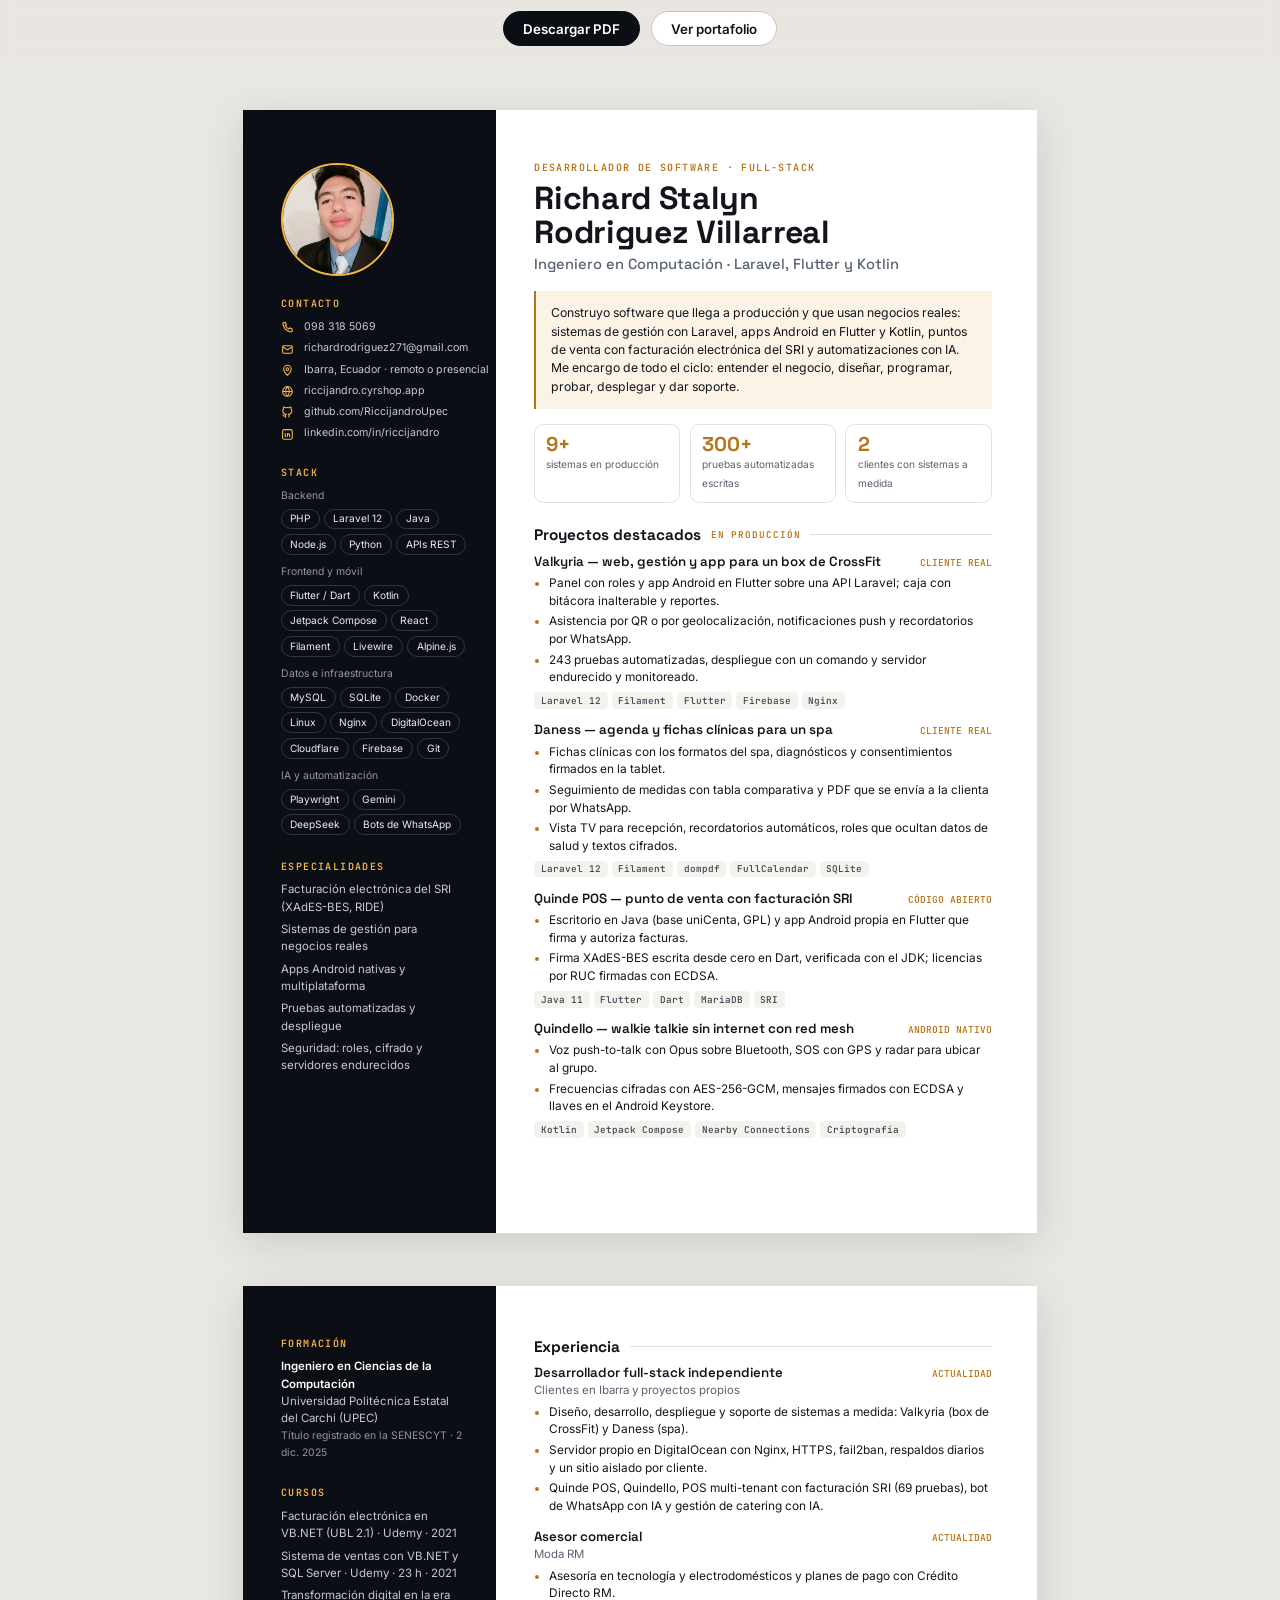
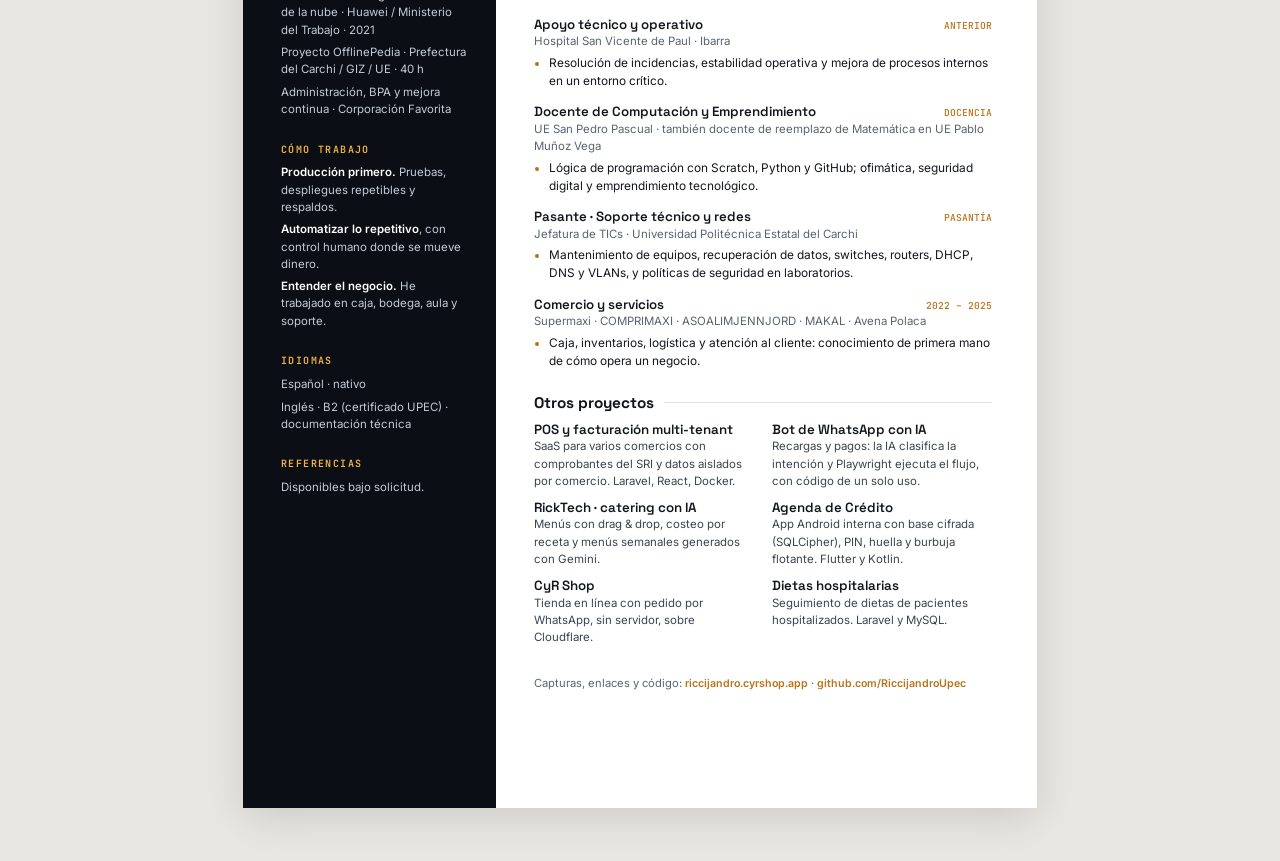
<file: Riccijandro-CV.html>
<!doctype html>
<html lang="es">
<head>
<meta charset="UTF-8" />
<meta name="viewport" content="width=device-width, initial-scale=1.0" />
<title>CV · Richard Rodriguez · Desarrollador de Software</title>
<meta name="description" content="CV de Richard Stalyn Rodriguez Villarreal, desarrollador full-stack en Ibarra, Ecuador: sistemas en producción con Laravel, Flutter y Kotlin." />
<meta name="robots" content="index, follow" />
<link rel="canonical" href="https://riccijandro.cyrshop.app/Riccijandro-CV.html" />
<link rel="icon" type="image/svg+xml" href="favicon.svg" />
<link rel="preconnect" href="https://fonts.googleapis.com" />
<link rel="preconnect" href="https://fonts.gstatic.com" crossorigin />
<link href="https://fonts.googleapis.com/css2?family=Inter:wght@400;500;600&family=JetBrains+Mono:wght@500&family=Space+Grotesk:wght@500;600;700&display=swap" rel="stylesheet" />
<style>
  :root { --ink: #12161c; --muted: #5a6371; --line: #e4e1d8; --soft: #f4f2ec; --accent: #b8741a; --accent-soft: #fbf3e6; --dark: #0b0f15; }
  * { box-sizing: border-box; margin: 0; padding: 0; }
  html { background: #e9e7e1; }
  body { font: 400 9.6pt/1.5 "Inter", system-ui, sans-serif; color: var(--ink); -webkit-print-color-adjust: exact; print-color-adjust: exact; }
  a { color: inherit; text-decoration: none; }
  .page { width: 210mm; min-height: 297mm; margin: 14mm auto; background: #fff; box-shadow: 0 10px 40px rgba(0,0,0,.12); display: grid; grid-template-columns: 67mm 1fr; }
  .page + .page { margin-top: 0; }

  /* Columna lateral */
  aside { background: var(--dark); color: #d9dee6; padding: 14mm 8mm 12mm 10mm; }
  .photo { width: 30mm; height: 30mm; border-radius: 50%; object-fit: cover; object-position: center 20%; border: 2px solid #f5b544; display: block; margin-bottom: 6mm; }
  aside h2 { font: 600 7.5pt/1 "JetBrains Mono", monospace; letter-spacing: .14em; text-transform: uppercase; color: #f5b544; margin: 7mm 0 2.6mm; }
  aside h2:first-of-type { margin-top: 0; }
  aside p, aside li { font-size: 8.6pt; color: #c3cad5; }
  aside ul { list-style: none; }
  aside li { margin-bottom: 1.4mm; }
  aside .contact li { display: grid; grid-template-columns: 4.5mm 1fr; gap: 1.5mm; font-size: 8pt; white-space: nowrap; }
  aside .contact svg { width: 3.4mm; height: 3.4mm; fill: none; stroke: #f5b544; stroke-width: 2; margin-top: .6mm; }
  .chips { display: flex; flex-wrap: wrap; gap: 1.2mm; }
  .chips span { font-size: 7.6pt; border: 1px solid rgba(255,255,255,.16); border-radius: 99px; padding: .5mm 2.2mm; color: #e8edf3; }
  aside .muted { color: #8d98a8; font-size: 7.8pt; }
  aside b { color: #fff; font-weight: 600; }

  /* Columna principal */
  main { padding: 14mm 12mm 12mm 10mm; }
  header .kicker { font: 600 7.5pt/1 "JetBrains Mono", monospace; letter-spacing: .14em; text-transform: uppercase; color: var(--accent); }
  header h1 { font: 700 24pt/1.05 "Space Grotesk", sans-serif; letter-spacing: -.01em; margin: 2.4mm 0 1.6mm; }
  header .role { font: 500 11pt/1.3 "Space Grotesk", sans-serif; color: var(--muted); }
  .summary { margin: 4.5mm 0 0; padding: 3.4mm 4mm; background: var(--accent-soft); border-left: 2.5px solid var(--accent); font-size: 9.2pt; }
  .stats { display: grid; grid-template-columns: repeat(3, 1fr); gap: 2.5mm; margin: 4mm 0 0; }
  .stats div { border: 1px solid var(--line); border-radius: 2.5mm; padding: 2.4mm 3mm; }
  .stats b { display: block; font: 700 15pt/1 "Space Grotesk", sans-serif; color: var(--accent); }
  .stats span { font-size: 7.6pt; color: var(--muted); }

  main h2 { font: 700 11.5pt/1 "Space Grotesk", sans-serif; margin: 6.5mm 0 3mm; display: flex; align-items: center; gap: 2.5mm; }
  main h2::after { content: ""; flex: 1; height: 1px; background: var(--line); }
  main h2 small { font: 600 7pt/1 "JetBrains Mono", monospace; color: var(--accent); letter-spacing: .1em; }

  .item { margin-bottom: 3.6mm; break-inside: avoid; }
  .item-head { display: flex; justify-content: space-between; gap: 3mm; align-items: baseline; }
  .item h3 { font: 600 10pt/1.25 "Space Grotesk", sans-serif; }
  .item .where { font-size: 8.6pt; color: var(--muted); }
  .item .date { font: 500 7.2pt/1 "JetBrains Mono", monospace; color: var(--accent); white-space: nowrap; }
  .item ul { margin: 1.2mm 0 0 4mm; }
  .item li { margin-bottom: .7mm; font-size: 8.9pt; }
  .item li::marker { color: var(--accent); }
  .tags { display: flex; flex-wrap: wrap; gap: 1mm; margin-top: 1.3mm; }
  .tags span { font: 500 7pt/1 "JetBrains Mono", monospace; background: var(--soft); border-radius: 1.2mm; padding: 1mm 1.8mm; color: #3c4450; }
  .link { font-size: 8pt; color: var(--accent); font-weight: 600; }

  .grid2 { display: grid; grid-template-columns: 1fr 1fr; gap: 0 5mm; }
  .compact .item { margin-bottom: 2.6mm; }
  .compact .item p { font-size: 8.6pt; color: #3c4450; }

  /* Barra para la versión web */
  .toolbar { position: sticky; top: 0; z-index: 5; display: flex; justify-content: center; gap: 3mm; padding: 3mm; background: rgba(233,231,225,.92); backdrop-filter: blur(6px); }
  .toolbar a { font: 600 10pt "Inter", sans-serif; border-radius: 99px; padding: 2.2mm 5mm; border: 1px solid #c9c4b8; background: #fff; color: var(--ink); }
  .toolbar .primary { background: var(--dark); color: #fff; border-color: var(--dark); }

  @page { size: A4; margin: 0; }
  @media print {
    html { background: #fff; }
    .toolbar { display: none; }
    .page { margin: 0; box-shadow: none; height: 297mm; min-height: 0; overflow: hidden; break-after: page; }
    .page:last-child { break-after: auto; }
  }
  @media screen and (max-width: 820px) {
    .page { width: auto; min-height: 0; margin: 0 0 4mm; grid-template-columns: 1fr; }
    aside { order: 2; }
  }
</style>
</head>
<body>
<div class="toolbar">
  <a class="primary" href="Riccijandro-CV.pdf" download>Descargar PDF</a>
  <a href="./">Ver portafolio</a>
</div>

<!-- PÁGINA 1 -->
<div class="page">
  <aside>
    <img class="photo" src="img/avatar.webp" alt="Richard Rodriguez" width="404" height="543" />

    <h2>Contacto</h2>
    <ul class="contact">
      <li><svg viewBox="0 0 24 24"><path d="M21 15.5v3a2 2 0 0 1-2.2 2A19 19 0 0 1 3.5 5.2 2 2 0 0 1 5.5 3h3l1.5 4-2 1.5a12 12 0 0 0 6.5 6.5l1.5-2 4 1.5Z"/></svg><span>098 318 5069</span></li>
      <li><svg viewBox="0 0 24 24"><rect x="3" y="5" width="18" height="14" rx="2"/><path d="m3 7 9 6 9-6"/></svg><span>richardrodriguez271@gmail.com</span></li>
      <li><svg viewBox="0 0 24 24"><path d="M12 21s-7-6.2-7-11.5A7 7 0 0 1 19 9.5C19 14.8 12 21 12 21Z"/><circle cx="12" cy="9.5" r="2.5"/></svg><span>Ibarra, Ecuador · remoto o presencial</span></li>
      <li><svg viewBox="0 0 24 24"><circle cx="12" cy="12" r="9"/><path d="M3 12h18M12 3a14 14 0 0 1 0 18M12 3a14 14 0 0 0 0 18"/></svg><a href="https://riccijandro.cyrshop.app/">riccijandro.cyrshop.app</a></li>
      <li><svg viewBox="0 0 24 24"><path d="M9 19c-4 1.5-4-2-6-2.5m12 5v-3.5a3 3 0 0 0-.9-2.4c3-.3 6-1.5 6-6.6a5 5 0 0 0-1.4-3.6 4.7 4.7 0 0 0-.1-3.5s-1.1-.3-3.6 1.4a12.4 12.4 0 0 0-6.5 0C6 1.6 4.9 1.9 4.9 1.9a4.7 4.7 0 0 0-.1 3.5 5 5 0 0 0-1.4 3.6c0 5.1 3 6.3 6 6.6a3 3 0 0 0-.9 2.3V22"/></svg><a href="https://github.com/RiccijandroUpec">github.com/RiccijandroUpec</a></li>
      <li><svg viewBox="0 0 24 24"><rect x="3" y="3" width="18" height="18" rx="3"/><path d="M8 10v7M8 7v.01M12 17v-4a2 2 0 0 1 4 0v4M12 10v7"/></svg><a href="https://www.linkedin.com/in/riccijandro">linkedin.com/in/riccijandro</a></li>
    </ul>

    <h2>Stack</h2>
    <p class="muted" style="margin-bottom:1.4mm">Backend</p>
    <div class="chips"><span>PHP</span><span>Laravel 12</span><span>Java</span><span>Node.js</span><span>Python</span><span>APIs REST</span></div>
    <p class="muted" style="margin:2.4mm 0 1.4mm">Frontend y móvil</p>
    <div class="chips"><span>Flutter / Dart</span><span>Kotlin</span><span>Jetpack Compose</span><span>React</span><span>Filament</span><span>Livewire</span><span>Alpine.js</span></div>
    <p class="muted" style="margin:2.4mm 0 1.4mm">Datos e infraestructura</p>
    <div class="chips"><span>MySQL</span><span>SQLite</span><span>Docker</span><span>Linux</span><span>Nginx</span><span>DigitalOcean</span><span>Cloudflare</span><span>Firebase</span><span>Git</span></div>
    <p class="muted" style="margin:2.4mm 0 1.4mm">IA y automatización</p>
    <div class="chips"><span>Playwright</span><span>Gemini</span><span>DeepSeek</span><span>Bots de WhatsApp</span></div>

    <h2>Especialidades</h2>
    <ul>
      <li>Facturación electrónica del SRI (XAdES-BES, RIDE)</li>
      <li>Sistemas de gestión para negocios reales</li>
      <li>Apps Android nativas y multiplataforma</li>
      <li>Pruebas automatizadas y despliegue</li>
      <li>Seguridad: roles, cifrado y servidores endurecidos</li>
    </ul>

  </aside>

  <main>
    <header>
      <p class="kicker">Desarrollador de software · Full-stack</p>
      <h1>Richard Stalyn<br />Rodriguez Villarreal</h1>
      <p class="role">Ingeniero en Computación · Laravel, Flutter y Kotlin</p>
    </header>

    <p class="summary">
      Construyo software que llega a producción y que usan negocios reales: sistemas de gestión con Laravel, apps
      Android en Flutter y Kotlin, puntos de venta con facturación electrónica del SRI y automatizaciones con IA.
      Me encargo de todo el ciclo: entender el negocio, diseñar, programar, probar, desplegar y dar soporte.
    </p>

    <div class="stats">
      <div><b>9+</b><span>sistemas en producción</span></div>
      <div><b>300+</b><span>pruebas automatizadas escritas</span></div>
      <div><b>2</b><span>clientes con sistemas a medida</span></div>
    </div>

    <h2>Proyectos destacados <small>EN PRODUCCIÓN</small></h2>

    <div class="item">
      <div class="item-head"><h3>Valkyria — web, gestión y app para un box de CrossFit</h3><span class="date">CLIENTE REAL</span></div>
      <ul>
        <li>Panel con roles y app Android en Flutter sobre una API Laravel; caja con bitácora inalterable y reportes.</li>
        <li>Asistencia por QR o por geolocalización, notificaciones push y recordatorios por WhatsApp.</li>
        <li>243 pruebas automatizadas, despliegue con un comando y servidor endurecido y monitoreado.</li>
      </ul>
      <div class="tags"><span>Laravel 12</span><span>Filament</span><span>Flutter</span><span>Firebase</span><span>Nginx</span></div>
    </div>

    <div class="item">
      <div class="item-head"><h3>Daness — agenda y fichas clínicas para un spa</h3><span class="date">CLIENTE REAL</span></div>
      <ul>
        <li>Fichas clínicas con los formatos del spa, diagnósticos y consentimientos firmados en la tablet.</li>
        <li>Seguimiento de medidas con tabla comparativa y PDF que se envía a la clienta por WhatsApp.</li>
        <li>Vista TV para recepción, recordatorios automáticos, roles que ocultan datos de salud y textos cifrados.</li>
      </ul>
      <div class="tags"><span>Laravel 12</span><span>Filament</span><span>dompdf</span><span>FullCalendar</span><span>SQLite</span></div>
    </div>

    <div class="item">
      <div class="item-head"><h3>Quinde POS — punto de venta con facturación SRI</h3><span class="date">CÓDIGO ABIERTO</span></div>
      <ul>
        <li>Escritorio en Java (base uniCenta, GPL) y app Android propia en Flutter que firma y autoriza facturas.</li>
        <li>Firma XAdES-BES escrita desde cero en Dart, verificada con el JDK; licencias por RUC firmadas con ECDSA.</li>
      </ul>
      <div class="tags"><span>Java 11</span><span>Flutter</span><span>Dart</span><span>MariaDB</span><span>SRI</span></div>
    </div>

    <div class="item">
      <div class="item-head"><h3>Quindello — walkie talkie sin internet con red mesh</h3><span class="date">ANDROID NATIVO</span></div>
      <ul>
        <li>Voz push-to-talk con Opus sobre Bluetooth, SOS con GPS y radar para ubicar al grupo.</li>
        <li>Frecuencias cifradas con AES-256-GCM, mensajes firmados con ECDSA y llaves en el Android Keystore.</li>
      </ul>
      <div class="tags"><span>Kotlin</span><span>Jetpack Compose</span><span>Nearby Connections</span><span>Criptografía</span></div>
    </div>
  </main>
</div>

<!-- PÁGINA 2 -->
<div class="page">
  <aside>
    <h2>Formación</h2>
    <ul>
      <li><b>Ingeniero en Ciencias de la Computación</b><br />Universidad Politécnica Estatal del Carchi (UPEC)<br /><span class="muted">Título registrado en la SENESCYT · 2 dic. 2025</span></li>
    </ul>

    <h2>Cursos</h2>
    <ul>
      <li>Facturación electrónica en VB.NET (UBL 2.1) · Udemy · 2021</li>
      <li>Sistema de ventas con VB.NET y SQL Server · Udemy · 23 h · 2021</li>
      <li>Transformación digital en la era de la nube · Huawei / Ministerio del Trabajo · 2021</li>
      <li>Proyecto OfflinePedia · Prefectura del Carchi / GIZ / UE · 40 h</li>
      <li>Administración, BPA y mejora continua · Corporación Favorita</li>
    </ul>

    <h2>Cómo trabajo</h2>
    <ul>
      <li><b>Producción primero.</b> Pruebas, despliegues repetibles y respaldos.</li>
      <li><b>Automatizar lo repetitivo</b>, con control humano donde se mueve dinero.</li>
      <li><b>Entender el negocio.</b> He trabajado en caja, bodega, aula y soporte.</li>
    </ul>

    <h2>Idiomas</h2>
    <ul>
      <li>Español · nativo</li>
      <li>Inglés · B2 (certificado UPEC) · documentación técnica</li>
    </ul>

    <h2>Referencias</h2>
    <p>Disponibles bajo solicitud.</p>
  </aside>

  <main>
    <h2 style="margin-top:0">Experiencia</h2>

    <div class="item">
      <div class="item-head"><h3>Desarrollador full-stack independiente</h3><span class="date">ACTUALIDAD</span></div>
      <p class="where">Clientes en Ibarra y proyectos propios</p>
      <ul>
        <li>Diseño, desarrollo, despliegue y soporte de sistemas a medida: Valkyria (box de CrossFit) y Daness (spa).</li>
        <li>Servidor propio en DigitalOcean con Nginx, HTTPS, fail2ban, respaldos diarios y un sitio aislado por cliente.</li>
        <li>Quinde POS, Quindello, POS multi-tenant con facturación SRI (69 pruebas), bot de WhatsApp con IA y gestión de catering con IA.</li>
      </ul>
    </div>

    <div class="item">
      <div class="item-head"><h3>Asesor comercial</h3><span class="date">ACTUALIDAD</span></div>
      <p class="where">Moda RM</p>
      <ul><li>Asesoría en tecnología y electrodomésticos y planes de pago con Crédito Directo RM.</li></ul>
    </div>

    <div class="item">
      <div class="item-head"><h3>Apoyo técnico y operativo</h3><span class="date">ANTERIOR</span></div>
      <p class="where">Hospital San Vicente de Paul · Ibarra</p>
      <ul><li>Resolución de incidencias, estabilidad operativa y mejora de procesos internos en un entorno crítico.</li></ul>
    </div>

    <div class="item">
      <div class="item-head"><h3>Docente de Computación y Emprendimiento</h3><span class="date">DOCENCIA</span></div>
      <p class="where">UE San Pedro Pascual · también docente de reemplazo de Matemática en UE Pablo Muñoz Vega</p>
      <ul><li>Lógica de programación con Scratch, Python y GitHub; ofimática, seguridad digital y emprendimiento tecnológico.</li></ul>
    </div>

    <div class="item">
      <div class="item-head"><h3>Pasante · Soporte técnico y redes</h3><span class="date">PASANTÍA</span></div>
      <p class="where">Jefatura de TICs · Universidad Politécnica Estatal del Carchi</p>
      <ul><li>Mantenimiento de equipos, recuperación de datos, switches, routers, DHCP, DNS y VLANs, y políticas de seguridad en laboratorios.</li></ul>
    </div>

    <div class="item">
      <div class="item-head"><h3>Comercio y servicios</h3><span class="date">2022 – 2025</span></div>
      <p class="where">Supermaxi · COMPRIMAXI · ASOALIMJENNJORD · MAKAL · Avena Polaca</p>
      <ul><li>Caja, inventarios, logística y atención al cliente: conocimiento de primera mano de cómo opera un negocio.</li></ul>
    </div>

    <h2>Otros proyectos</h2>
    <div class="grid2 compact">
      <div class="item"><h3>POS y facturación multi-tenant</h3><p>SaaS para varios comercios con comprobantes del SRI y datos aislados por comercio. Laravel, React, Docker.</p></div>
      <div class="item"><h3>Bot de WhatsApp con IA</h3><p>Recargas y pagos: la IA clasifica la intención y Playwright ejecuta el flujo, con código de un solo uso.</p></div>
      <div class="item"><h3>RickTech · catering con IA</h3><p>Menús con drag &amp; drop, costeo por receta y menús semanales generados con Gemini.</p></div>
      <div class="item"><h3>Agenda de Crédito</h3><p>App Android interna con base cifrada (SQLCipher), PIN, huella y burbuja flotante. Flutter y Kotlin.</p></div>
      <div class="item"><h3>CyR Shop</h3><p>Tienda en línea con pedido por WhatsApp, sin servidor, sobre Cloudflare.</p></div>
      <div class="item"><h3>Dietas hospitalarias</h3><p>Seguimiento de dietas de pacientes hospitalizados. Laravel y MySQL.</p></div>
    </div>

    <p style="margin-top:5mm;font-size:8.4pt;color:var(--muted)">Capturas, enlaces y código: <a class="link" href="https://riccijandro.cyrshop.app/">riccijandro.cyrshop.app</a> · <a class="link" href="https://github.com/RiccijandroUpec">github.com/RiccijandroUpec</a></p>
  </main>
</div>
</body>
</html>
</file>
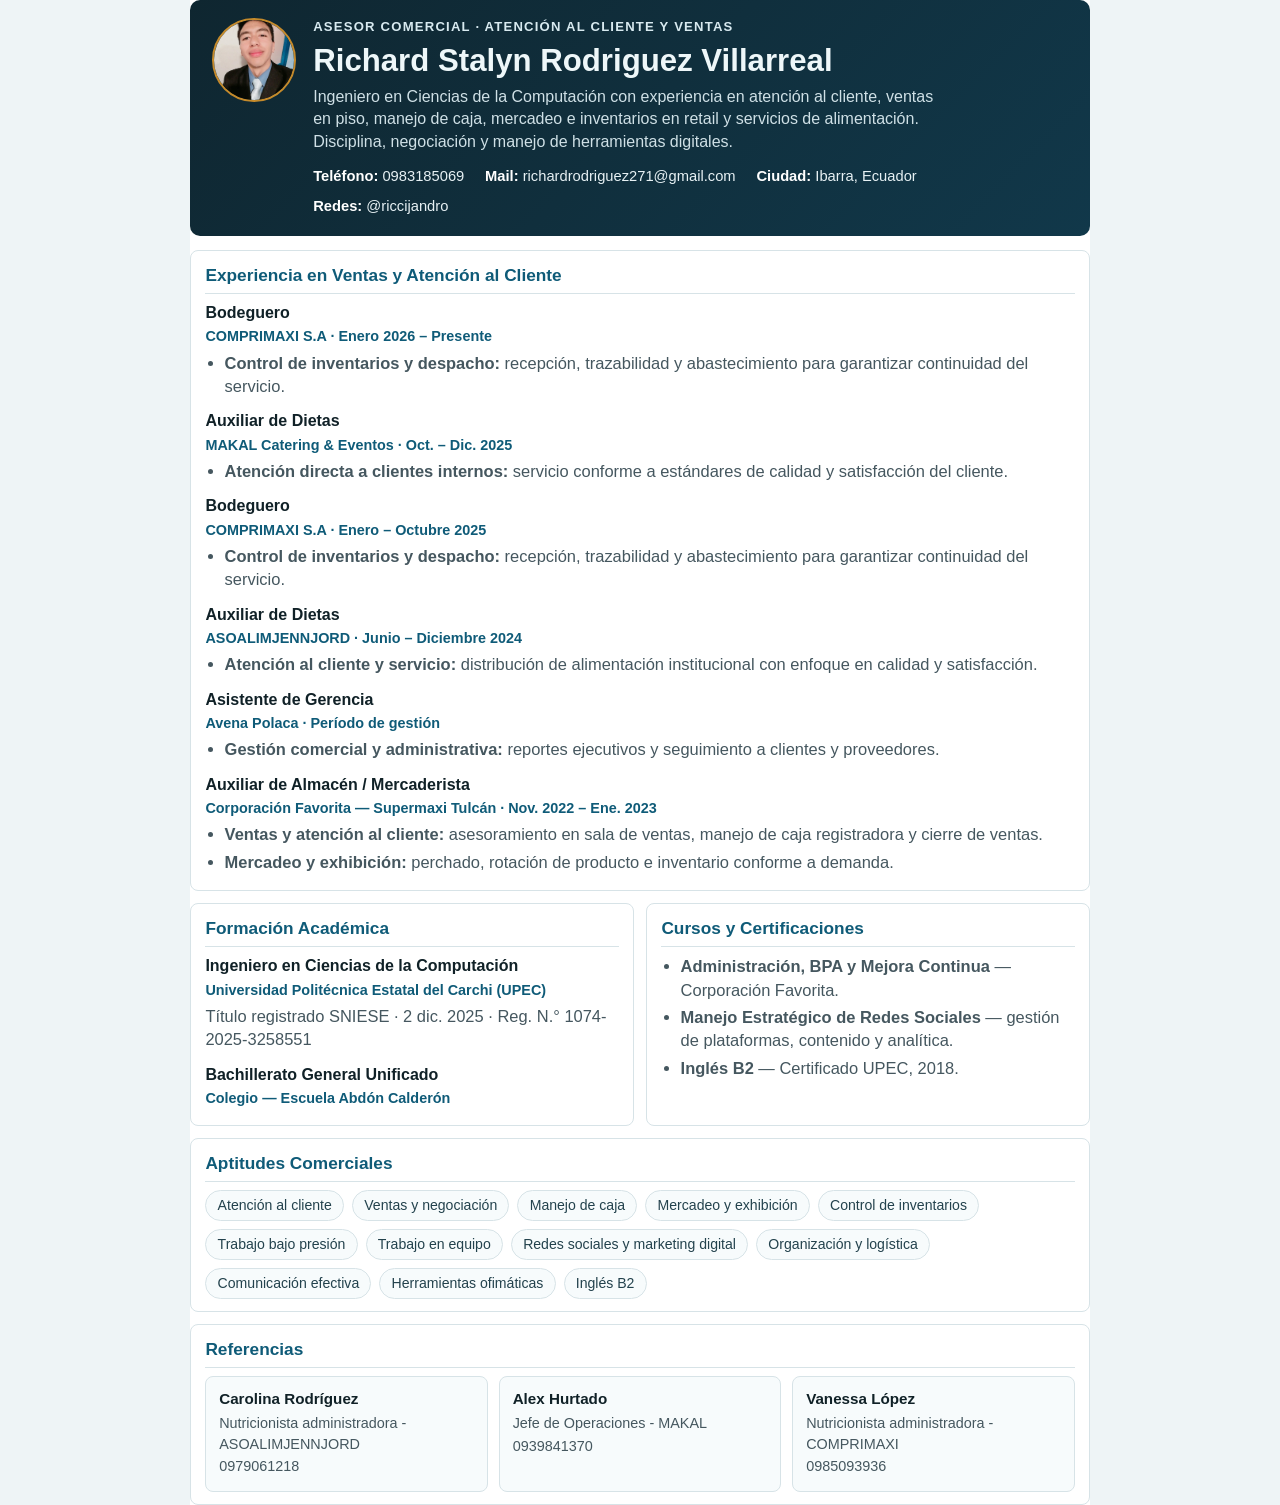
<file: cv comercial/CV-Comercial-Richard-Rodriguez.html>
<!doctype html>
<html lang="es">
  <head>
    <meta charset="UTF-8" />
    <meta name="viewport" content="width=device-width, initial-scale=1.0" />
    <title>CV Comercial | Richard Stalyn Rodriguez Villarreal - Asesor Comercial / Ventas</title>
    <style>
      :root {
        --bg: #eef4f6;
        --surface: #ffffff;
        --surface-2: #f7fbfc;
        --text: #102127;
        --muted: #45575f;
        --line: #d7e3e7;
        --accent: #0f5b78;
        --accent-2: #c58a2b;
      }

      * {
        box-sizing: border-box;
      }

      html,
      body {
        margin: 0;
        padding: 0;
      }

      body {
        font-family: Arial, Helvetica, sans-serif;
        color: var(--text);
        font-size: 1.03rem;
        line-height: 1.42;
        background: var(--bg);
      }

      @page {
        size: A4 portrait;
        margin: 10mm 11mm;
      }

      .page {
        width: 100%;
        max-width: 900px;
        margin: 0 auto;
        background: var(--surface);
      }

      header.hero {
        background: linear-gradient(135deg, #0f2630 0%, #11384a 100%);
        color: #eef7f9;
        padding: 1.15rem 1.35rem;
        border-radius: 10px;
        margin-bottom: 0.9rem;
      }

      .hero-grid {
        display: flex;
        align-items: flex-start;
        gap: 1.1rem;
      }

      .hero-photo {
        width: 84px;
        height: 84px;
        border-radius: 999px;
        object-fit: cover;
        border: 2px solid var(--accent-2);
        flex-shrink: 0;
      }

      .eyebrow {
        text-transform: uppercase;
        letter-spacing: 1.2px;
        font-size: 0.82rem;
        color: #d8eaf0;
        margin: 0 0 0.35rem;
        font-weight: 700;
      }

      h1 {
        margin: 0 0 0.45rem;
        font-size: 1.95rem;
        line-height: 1.15;
      }

      .subtitle {
        margin: 0 0 0.75rem;
        max-width: 72ch;
        color: #cfe0e6;
        font-size: 1rem;
      }

      .contact-row {
        display: flex;
        flex-wrap: wrap;
        gap: 0.6rem 1.3rem;
        font-size: 0.92rem;
        color: #e7f1f4;
      }

      .contact-row strong {
        color: #ffffff;
      }

      .sections {
        display: grid;
        grid-template-columns: 1fr 1fr;
        gap: 0.75rem;
      }

      .section {
        border: 1px solid var(--line);
        border-radius: 8px;
        padding: 0.75rem 0.9rem;
        background: var(--surface);
        break-inside: avoid;
        page-break-inside: avoid;
      }

      .section.full {
        grid-column: 1 / -1;
      }

      .section h2 {
        margin: 0 0 0.5rem;
        font-size: 1.08rem;
        color: var(--accent);
        border-bottom: 1px solid var(--line);
        padding-bottom: 0.35rem;
      }

      .bullet-list {
        margin: 0;
        padding-left: 1.2rem;
      }

      .bullet-list li {
        color: var(--muted);
        margin-bottom: 0.25rem;
      }

      .item {
        break-inside: avoid;
        page-break-inside: avoid;
        margin-bottom: 0.75rem;
      }

      .item:last-child {
        margin-bottom: 0;
      }

      .item h3 {
        margin: 0 0 0.1rem;
        font-size: 1rem;
        color: var(--text);
      }

      .item .meta {
        margin: 0 0 0.3rem;
        font-weight: 700;
        color: var(--accent);
        font-size: 0.9rem;
      }

      .item p {
        margin: 0.15rem 0;
        color: var(--muted);
      }

      .tag-row {
        display: flex;
        flex-wrap: wrap;
        gap: 0.5rem;
      }

      .tag {
        display: inline-flex;
        align-items: center;
        border: 1px solid var(--line);
        background: var(--surface-2);
        color: #23424d;
        border-radius: 999px;
        padding: 0.28rem 0.7rem;
        font-size: 0.88rem;
      }

      .references-grid {
        display: grid;
        grid-template-columns: repeat(3, minmax(0, 1fr));
        gap: 0.7rem;
      }

      .ref {
        background: var(--surface-2);
        border: 1px solid var(--line);
        border-radius: 8px;
        padding: 0.7rem 0.8rem;
        break-inside: avoid;
        page-break-inside: avoid;
      }

      .ref h3 {
        margin: 0 0 0.2rem;
        font-size: 0.95rem;
      }

      .ref p {
        margin: 0.15rem 0;
        color: var(--muted);
        font-size: 0.9rem;
      }
    </style>
  </head>
  <body>
    <main class="page">
      <header class="hero">
        <div class="hero-grid">
          <img class="hero-photo" src="../img/avatar.png" alt="Richard Stalyn Rodriguez Villarreal" />
          <div>
            <p class="eyebrow">Asesor Comercial · Atención al Cliente y Ventas</p>
            <h1>Richard Stalyn Rodriguez Villarreal</h1>
            <p class="subtitle">
              Ingeniero en Ciencias de la Computación con experiencia en atención al cliente, ventas en piso, manejo
              de caja, mercadeo e inventarios en retail y servicios de alimentación. Disciplina, negociación y manejo
              de herramientas digitales.
            </p>
            <div class="contact-row">
              <span><strong>Teléfono:</strong> 0983185069</span>
              <span><strong>Mail:</strong> richardrodriguez271@gmail.com</span>
              <span><strong>Ciudad:</strong> Ibarra, Ecuador</span>
              <span><strong>Redes:</strong> @riccijandro</span>
            </div>
          </div>
        </div>
      </header>

      <div class="sections">
        <section class="section full">
          <h2>Experiencia en Ventas y Atención al Cliente</h2>
          <div class="item">
            <h3>Bodeguero</h3>
            <p class="meta">COMPRIMAXI S.A · Enero 2026 – Presente</p>
            <ul class="bullet-list">
              <li><strong>Control de inventarios y despacho:</strong> recepción, trazabilidad y abastecimiento para garantizar continuidad del servicio.</li>
            </ul>
          </div>
          <div class="item">
            <h3>Auxiliar de Dietas</h3>
            <p class="meta">MAKAL Catering &amp; Eventos · Oct. – Dic. 2025</p>
            <ul class="bullet-list">
              <li><strong>Atención directa a clientes internos:</strong> servicio conforme a estándares de calidad y satisfacción del cliente.</li>
            </ul>
          </div>
          <div class="item">
            <h3>Bodeguero</h3>
            <p class="meta">COMPRIMAXI S.A · Enero – Octubre 2025</p>
            <ul class="bullet-list">
              <li><strong>Control de inventarios y despacho:</strong> recepción, trazabilidad y abastecimiento para garantizar continuidad del servicio.</li>
            </ul>
          </div>
          <div class="item">
            <h3>Auxiliar de Dietas</h3>
            <p class="meta">ASOALIMJENNJORD · Junio – Diciembre 2024</p>
            <ul class="bullet-list">
              <li><strong>Atención al cliente y servicio:</strong> distribución de alimentación institucional con enfoque en calidad y satisfacción.</li>
            </ul>
          </div>
          <div class="item">
            <h3>Asistente de Gerencia</h3>
            <p class="meta">Avena Polaca · Período de gestión</p>
            <ul class="bullet-list">
              <li><strong>Gestión comercial y administrativa:</strong> reportes ejecutivos y seguimiento a clientes y proveedores.</li>
            </ul>
          </div>
          <div class="item">
            <h3>Auxiliar de Almacén / Mercaderista</h3>
            <p class="meta">Corporación Favorita — Supermaxi Tulcán · Nov. 2022 – Ene. 2023</p>
            <ul class="bullet-list">
              <li><strong>Ventas y atención al cliente:</strong> asesoramiento en sala de ventas, manejo de caja registradora y cierre de ventas.</li>
              <li><strong>Mercadeo y exhibición:</strong> perchado, rotación de producto e inventario conforme a demanda.</li>
            </ul>
          </div>
        </section>

        <section class="section">
          <h2>Formación Académica</h2>
          <div class="item">
            <h3>Ingeniero en Ciencias de la Computación</h3>
            <p class="meta">Universidad Politécnica Estatal del Carchi (UPEC)</p>
            <p>Título registrado SNIESE · 2 dic. 2025 · Reg. N.° 1074-2025-3258551</p>
          </div>
          <div class="item">
            <h3>Bachillerato General Unificado</h3>
            <p class="meta">Colegio — Escuela Abdón Calderón</p>
          </div>
        </section>

        <section class="section">
          <h2>Cursos y Certificaciones</h2>
          <ul class="bullet-list">
            <li><strong>Administración, BPA y Mejora Continua</strong> — Corporación Favorita.</li>
            <li><strong>Manejo Estratégico de Redes Sociales</strong> — gestión de plataformas, contenido y analítica.</li>
            <li><strong>Inglés B2</strong> — Certificado UPEC, 2018.</li>
          </ul>
        </section>

        <section class="section full">
          <h2>Aptitudes Comerciales</h2>
          <div class="tag-row">
            <span class="tag">Atención al cliente</span>
            <span class="tag">Ventas y negociación</span>
            <span class="tag">Manejo de caja</span>
            <span class="tag">Mercadeo y exhibición</span>
            <span class="tag">Control de inventarios</span>
            <span class="tag">Trabajo bajo presión</span>
            <span class="tag">Trabajo en equipo</span>
            <span class="tag">Redes sociales y marketing digital</span>
            <span class="tag">Organización y logística</span>
            <span class="tag">Comunicación efectiva</span>
            <span class="tag">Herramientas ofimáticas</span>
            <span class="tag">Inglés B2</span>
          </div>
        </section>

        <section class="section full">
          <h2>Referencias</h2>
          <div class="references-grid">
            <div class="ref">
              <h3>Carolina Rodríguez</h3>
              <p>Nutricionista administradora - ASOALIMJENNJORD</p>
              <p>0979061218</p>
            </div>
            <div class="ref">
              <h3>Alex Hurtado</h3>
              <p>Jefe de Operaciones - MAKAL</p>
              <p>0939841370</p>
            </div>
            <div class="ref">
              <h3>Vanessa López</h3>
              <p>Nutricionista administradora - COMPRIMAXI</p>
              <p>0985093936</p>
            </div>
          </div>
        </section>
      </div>
    </main>
  </body>
</html>
</file>
<file: styles.css>
/* ---------- Tokens ---------- */
:root {
  --bg: #0b0f15;
  --bg-alt: #0f141c;
  --surface: #141a23;
  --surface-2: #1a212c;
  --line: rgba(255, 255, 255, 0.08);
  --line-strong: rgba(255, 255, 255, 0.16);
  --text: #e8edf3;
  --muted: #8d98a8;
  --accent: #f5b544;
  --accent-soft: rgba(245, 181, 68, 0.12);
  --accent-ink: #1a1203;
  --ok: #4ade80;
  --shadow: 0 24px 60px rgba(0, 0, 0, 0.45);
  --radius: 14px;
  --font-head: "Space Grotesk", system-ui, sans-serif;
  --font-body: "Inter", system-ui, -apple-system, "Segoe UI", sans-serif;
  --font-mono: "JetBrains Mono", ui-monospace, Consolas, monospace;
  color-scheme: dark;
}

@media (prefers-color-scheme: light) {
  :root:not([data-theme="dark"]) {
    --bg: #f7f6f2;
    --bg-alt: #efede6;
    --surface: #ffffff;
    --surface-2: #f4f2ec;
    --line: rgba(18, 22, 28, 0.09);
    --line-strong: rgba(18, 22, 28, 0.18);
    --text: #12161c;
    --muted: #5a6371;
    --accent: #b8741a;
    --accent-soft: rgba(184, 116, 26, 0.1);
    --accent-ink: #ffffff;
    --ok: #15803d;
    --shadow: 0 24px 60px rgba(30, 25, 10, 0.12);
    color-scheme: light;
  }
}

:root[data-theme="light"] {
  --bg: #f7f6f2;
  --bg-alt: #efede6;
  --surface: #ffffff;
  --surface-2: #f4f2ec;
  --line: rgba(18, 22, 28, 0.09);
  --line-strong: rgba(18, 22, 28, 0.18);
  --text: #12161c;
  --muted: #5a6371;
  --accent: #b8741a;
  --accent-soft: rgba(184, 116, 26, 0.1);
  --accent-ink: #ffffff;
  --ok: #15803d;
  --shadow: 0 24px 60px rgba(30, 25, 10, 0.12);
  color-scheme: light;
}

/* ---------- Base ---------- */
*,
*::before,
*::after {
  box-sizing: border-box;
}

html {
  scroll-behavior: smooth;
  scroll-padding-top: 80px;
}

body {
  margin: 0;
  font-family: var(--font-body);
  font-size: 16px;
  line-height: 1.65;
  color: var(--text);
  background: var(--bg);
  -webkit-font-smoothing: antialiased;
  overflow-x: hidden;
}

img {
  max-width: 100%;
  display: block;
}

a {
  color: inherit;
}

h1,
h2,
h3 {
  font-family: var(--font-head);
  letter-spacing: -0.02em;
  line-height: 1.15;
  margin: 0;
}

p {
  margin: 0 0 1em;
}

:focus-visible {
  outline: 2px solid var(--accent);
  outline-offset: 3px;
  border-radius: 4px;
}

.container {
  width: min(1120px, 100% - 32px);
  margin-inline: auto;
}

.mono {
  font-family: var(--font-mono);
  font-size: 0.82rem;
}

.skip-link {
  position: absolute;
  left: 16px;
  top: -60px;
  padding: 10px 14px;
  background: var(--accent);
  color: var(--accent-ink);
  border-radius: 8px;
  z-index: 100;
  text-decoration: none;
  font-weight: 600;
}

.skip-link:focus {
  top: 12px;
}

/* ---------- Buttons ---------- */
.btn {
  display: inline-flex;
  align-items: center;
  justify-content: center;
  gap: 8px;
  padding: 12px 20px;
  border-radius: 10px;
  font-weight: 600;
  font-size: 0.95rem;
  text-decoration: none;
  border: 1px solid transparent;
  transition: transform 0.15s ease, background 0.2s ease, border-color 0.2s ease;
  white-space: nowrap;
}

.btn:hover {
  transform: translateY(-1px);
}

.btn-primary {
  background: var(--accent);
  color: var(--accent-ink);
}

.btn-primary:hover {
  filter: brightness(1.06);
}

.btn-outline {
  border-color: var(--line-strong);
  color: var(--text);
  background: transparent;
}

.btn-outline:hover {
  border-color: var(--accent);
}

.btn-sm {
  padding: 8px 14px;
  font-size: 0.85rem;
}

.btn-lg {
  padding: 15px 26px;
  font-size: 1rem;
}

.text-link {
  display: inline-flex;
  gap: 6px;
  align-items: center;
  font-weight: 500;
  color: var(--accent);
  text-decoration: none;
  border-bottom: 1px solid transparent;
  transition: border-color 0.2s ease;
}

.text-link:hover {
  border-bottom-color: currentColor;
}

.icon-btn {
  width: 38px;
  height: 38px;
  display: inline-grid;
  place-items: center;
  border-radius: 10px;
  border: 1px solid var(--line);
  background: transparent;
  color: var(--text);
  cursor: pointer;
}

.icon-btn:hover {
  border-color: var(--line-strong);
}

.icon-btn svg {
  width: 18px;
  height: 18px;
  fill: none;
  stroke: currentColor;
  stroke-width: 1.8;
  stroke-linecap: round;
}

.icon-moon {
  display: none;
}

:root[data-theme="light"] .icon-sun {
  display: none;
}

:root[data-theme="light"] .icon-moon {
  display: block;
}

@media (prefers-color-scheme: light) {
  :root:not([data-theme]) .icon-sun {
    display: none;
  }
  :root:not([data-theme]) .icon-moon {
    display: block;
  }
}

/* ---------- Header ---------- */
.site-header {
  position: sticky;
  top: 0;
  z-index: 50;
  background: color-mix(in srgb, var(--bg) 82%, transparent);
  backdrop-filter: blur(12px);
  -webkit-backdrop-filter: blur(12px);
  border-bottom: 1px solid transparent;
  transition: border-color 0.2s ease;
}

.site-header.scrolled {
  border-bottom-color: var(--line);
}

.nav-wrap {
  display: flex;
  align-items: center;
  justify-content: space-between;
  gap: 16px;
  height: 68px;
}

.brand {
  display: flex;
  align-items: center;
  gap: 10px;
  text-decoration: none;
  font-family: var(--font-head);
  font-weight: 600;
}

.brand-mark {
  display: grid;
  place-items: center;
  width: 34px;
  height: 34px;
  border-radius: 9px;
  background: var(--accent);
  color: var(--accent-ink);
  font-size: 0.85rem;
  font-weight: 700;
  letter-spacing: 0;
}

.nav {
  display: flex;
  gap: 28px;
}

.nav a {
  text-decoration: none;
  color: var(--muted);
  font-size: 0.93rem;
  font-weight: 500;
  transition: color 0.2s ease;
}

.nav a:hover,
.nav a.active {
  color: var(--text);
}

.nav-actions {
  display: flex;
  align-items: center;
  gap: 10px;
}

.menu-toggle {
  display: none;
  flex-direction: column;
  gap: 5px;
}

.menu-toggle span {
  display: block;
  width: 16px;
  height: 1.8px;
  background: currentColor;
  border-radius: 2px;
  transition: transform 0.2s ease;
}

.menu-toggle[aria-expanded="true"] span:first-child {
  transform: translateY(3.4px) rotate(45deg);
}

.menu-toggle[aria-expanded="true"] span:last-child {
  transform: translateY(-3.4px) rotate(-45deg);
}

/* ---------- Hero ---------- */
.hero {
  padding: 72px 0 40px;
  position: relative;
}

.hero::before {
  content: "";
  position: absolute;
  inset: 0;
  z-index: -1;
  background-image: linear-gradient(var(--line) 1px, transparent 1px),
    linear-gradient(90deg, var(--line) 1px, transparent 1px);
  background-size: 48px 48px;
  mask-image: radial-gradient(ellipse 70% 60% at 50% 30%, #000 30%, transparent 75%);
  -webkit-mask-image: radial-gradient(ellipse 70% 60% at 50% 30%, #000 30%, transparent 75%);
  opacity: 0.6;
}

.hero-grid {
  display: grid;
  grid-template-columns: 1.25fr 1fr;
  gap: 56px;
  align-items: center;
}

.status-pill {
  display: inline-flex;
  align-items: center;
  gap: 8px;
  padding: 6px 12px;
  border: 1px solid var(--line);
  border-radius: 999px;
  font-size: 0.82rem;
  color: var(--muted);
  background: var(--surface);
  margin-bottom: 24px;
}

.dot {
  width: 8px;
  height: 8px;
  border-radius: 50%;
  background: var(--ok);
  box-shadow: 0 0 0 0 var(--ok);
  animation: pulse 2.4s infinite;
}

@keyframes pulse {
  0% { box-shadow: 0 0 0 0 color-mix(in srgb, var(--ok) 60%, transparent); }
  70% { box-shadow: 0 0 0 8px transparent; }
  100% { box-shadow: 0 0 0 0 transparent; }
}

.hero h1 {
  font-size: clamp(2.6rem, 6vw, 4.3rem);
  font-weight: 700;
  letter-spacing: -0.035em;
}

.h1-sub {
  display: block;
  margin-top: 14px;
  font-size: clamp(1.35rem, 2.6vw, 1.9rem);
  font-weight: 500;
  color: var(--muted);
  letter-spacing: -0.02em;
  line-height: 1.3;
}

.lead {
  margin: 24px 0 32px;
  font-size: 1.08rem;
  color: var(--muted);
  max-width: 56ch;
}

.lead strong {
  color: var(--text);
  font-weight: 600;
}

.hero-actions {
  display: flex;
  flex-wrap: wrap;
  align-items: center;
  gap: 12px 18px;
}

.hero-visual {
  position: relative;
  justify-self: end;
  width: min(100%, 400px);
  padding-bottom: 48px;
}

.portrait {
  margin: 0;
  border-radius: 20px;
  overflow: hidden;
  border: 1px solid var(--line);
  box-shadow: var(--shadow);
  aspect-ratio: 4 / 5;
  width: 82%;
  margin-left: auto;
}

.portrait img {
  width: 100%;
  height: 100%;
  object-fit: cover;
  object-position: center 20%;
}

.terminal {
  position: absolute;
  left: 0;
  bottom: 0;
  width: 84%;
  background: #0d1117;
  color: #d6dde6;
  border: 1px solid rgba(255, 255, 255, 0.1);
  border-radius: 12px;
  box-shadow: var(--shadow);
  font-family: var(--font-mono);
  font-size: 0.76rem;
  overflow: hidden;
}

.terminal-bar {
  display: flex;
  align-items: center;
  gap: 6px;
  padding: 9px 12px;
  border-bottom: 1px solid rgba(255, 255, 255, 0.08);
  background: #161b22;
}

.terminal-bar span {
  width: 9px;
  height: 9px;
  border-radius: 50%;
  background: #3a414b;
}

.terminal-bar span:first-child { background: #ff5f57; }
.terminal-bar span:nth-child(2) { background: #febc2e; }
.terminal-bar span:nth-child(3) { background: #28c840; }

.terminal-bar em {
  margin-left: auto;
  font-style: normal;
  color: #7d8590;
  font-size: 0.7rem;
}

.terminal pre {
  margin: 0;
  padding: 14px 16px;
  line-height: 1.7;
  white-space: pre-wrap;
}

.t-prompt { color: #f5b544; }
.t-out { color: #9aa4b1; }
.t-ok { color: #4ade80; }

.stats {
  display: grid;
  grid-template-columns: repeat(4, 1fr);
  margin: 56px 0 0;
  border: 1px solid var(--line);
  border-radius: var(--radius);
  background: var(--surface);
  overflow: hidden;
}

.stats > div {
  padding: 22px 24px;
  border-left: 1px solid var(--line);
  display: flex;
  flex-direction: column-reverse;
  gap: 4px;
}

.stats > div:first-child {
  border-left: 0;
}

.stats dt {
  color: var(--muted);
  font-size: 0.85rem;
  line-height: 1.4;
}

.stats dd {
  margin: 0;
  font-family: var(--font-head);
  font-size: 2rem;
  font-weight: 600;
  letter-spacing: -0.02em;
  font-variant-numeric: tabular-nums;
}

/* ---------- Sections ---------- */
.section {
  padding: 104px 0;
}

.section-alt {
  background: var(--bg-alt);
  border-block: 1px solid var(--line);
}

.section-head {
  max-width: 640px;
  margin-bottom: 48px;
}

.eyebrow {
  font-family: var(--font-mono);
  font-size: 0.8rem;
  text-transform: uppercase;
  letter-spacing: 0.12em;
  color: var(--accent);
  margin-bottom: 14px;
}

.eyebrow span {
  color: var(--muted);
  margin-right: 8px;
}

.section h2 {
  font-size: clamp(1.9rem, 4vw, 2.7rem);
  font-weight: 600;
}

.section-intro {
  margin-top: 16px;
  color: var(--muted);
  font-size: 1.05rem;
}

/* ---------- Projects ---------- */
.project {
  background: var(--surface);
  border: 1px solid var(--line);
  border-radius: var(--radius);
  padding: 28px;
  display: flex;
  flex-direction: column;
  transition: border-color 0.2s ease, transform 0.2s ease;
}

.project:hover {
  border-color: var(--line-strong);
}

.project h3 {
  font-size: 1.3rem;
  margin-bottom: 12px;
}

.project p {
  color: var(--muted);
}

.project > .text-link,
.project > .project-private {
  margin-top: auto;
  padding-top: 8px;
}

.project-kicker {
  font-family: var(--font-mono);
  font-size: 0.75rem;
  text-transform: uppercase;
  letter-spacing: 0.08em;
  color: var(--accent) !important;
  margin-bottom: 10px;
}

.project-private {
  font-size: 0.85rem;
  font-style: italic;
  margin-bottom: 0;
}

.tags {
  list-style: none;
  padding: 0;
  margin: 4px 0 20px;
  display: flex;
  flex-wrap: wrap;
  gap: 6px;
}

.tags li {
  font-family: var(--font-mono);
  font-size: 0.74rem;
  padding: 4px 9px;
  border-radius: 6px;
  background: var(--surface-2);
  border: 1px solid var(--line);
  color: var(--text);
}

.project-featured {
  display: grid;
  grid-template-columns: 1.1fr 1fr;
  gap: 40px;
  padding: 40px;
  margin-bottom: 20px;
  align-items: center;
}

.project-featured h3 {
  font-size: clamp(1.5rem, 3vw, 2rem);
}

.project-points {
  padding: 0;
  margin: 0 0 22px;
  list-style: none;
  display: grid;
  gap: 8px;
}

.project-points li {
  position: relative;
  padding-left: 22px;
  color: var(--text);
  font-size: 0.95rem;
}

.project-points li::before {
  content: "→";
  position: absolute;
  left: 0;
  color: var(--accent);
}

.project-visual {
  background: var(--surface-2);
  border: 1px solid var(--line);
  border-radius: 12px;
  padding: 28px;
}

.mock {
  background: var(--surface);
  border: 1px solid var(--line);
  border-radius: 10px;
  font-family: var(--font-mono);
  font-size: 0.8rem;
  box-shadow: var(--shadow);
}

.mock-row {
  display: flex;
  justify-content: space-between;
  gap: 12px;
  padding: 11px 16px;
  border-bottom: 1px dashed var(--line);
  color: var(--muted);
}

.mock-head {
  color: var(--text);
  border-bottom-style: solid;
  align-items: center;
}

.mock-badge {
  font-size: 0.66rem;
  padding: 3px 8px;
  border-radius: 999px;
  color: var(--ok);
  background: color-mix(in srgb, var(--ok) 14%, transparent);
  font-weight: 500;
}

.mock-total {
  color: var(--text);
  font-weight: 500;
  border-bottom-style: solid;
}

.mock-foot {
  display: flex;
  justify-content: space-between;
  padding: 10px 16px;
  font-size: 0.7rem;
  color: var(--muted);
}

/* Capturas reales del proyecto (en lugar de la maqueta). */
.project-shots {
  position: relative;
  padding: 18px;
}

.project-shots img {
  display: block;
  width: 100%;
  height: auto;
  border-radius: 8px;
  border: 1px solid var(--line);
  box-shadow: var(--shadow);
}

.project-shots .shot-phone {
  position: absolute;
  right: -10px;
  bottom: -18px;
  width: 30%;
  border-radius: 14px;
  border: 3px solid var(--surface);
}

/* Quinde: el ticket es más angosto que el celular. */
.project-shots .shot-ticket {
  width: 23%;
  border-radius: 6px;
}

.project-featured-reverse {
  grid-template-columns: 1fr 1.1fr;
}

.project-featured-reverse .project-visual {
  order: -1;
}

.project-links {
  display: flex;
  flex-wrap: wrap;
  align-items: center;
  gap: 8px 20px;
  margin-top: auto;
}

.project-links .project-private {
  margin: 0;
}

.project-grid {
  display: grid;
  grid-template-columns: repeat(2, 1fr);
  gap: 20px;
}

/* ---------- Servicios ---------- */
.service-grid {
  display: grid;
  grid-template-columns: repeat(4, 1fr);
  gap: 20px;
}

.service {
  background: var(--surface);
  border: 1px solid var(--line);
  border-radius: var(--radius);
  padding: 26px;
  display: flex;
  flex-direction: column;
  gap: 10px;
  transition: border-color 0.2s ease, transform 0.2s ease;
}

.service:hover { border-color: var(--line-strong); transform: translateY(-2px); }
.service h3 { font-size: 1.12rem; }
.service p { color: var(--muted); font-size: 0.95rem; }
.service .service-proof {
  margin-top: auto;
  padding-top: 8px;
  font-family: var(--font-mono);
  font-size: 0.78rem;
  color: var(--accent);
}

.steps {
  list-style: none;
  display: grid;
  grid-template-columns: repeat(4, 1fr);
  gap: 20px;
  margin-top: 48px;
  padding-top: 36px;
  border-top: 1px solid var(--line);
}

.steps li { display: flex; flex-direction: column; gap: 6px; }
.steps b { font-family: var(--font-head); font-size: 1.02rem; }
.steps span { color: var(--muted); font-size: 0.93rem; }

.service-cta {
  margin-top: 40px;
  display: flex;
  align-items: center;
  justify-content: space-between;
  gap: 24px;
  padding: 24px 28px;
  border: 1px solid var(--line);
  border-radius: var(--radius);
  background: var(--accent-soft);
}

.service-cta p { color: var(--text); }

@media (max-width: 1000px) {
  .service-grid, .steps { grid-template-columns: repeat(2, 1fr); }
}

@media (max-width: 600px) {
  .service-grid, .steps { grid-template-columns: 1fr; }
  .service-cta { flex-direction: column; align-items: flex-start; }
}

/* ---------- Stack ---------- */
.stack-grid {
  display: grid;
  grid-template-columns: repeat(4, 1fr);
  gap: 20px;
}

.stack-col {
  background: var(--surface);
  border: 1px solid var(--line);
  border-radius: var(--radius);
  padding: 24px;
}

.stack-col h3 {
  font-size: 1rem;
  margin-bottom: 16px;
}

.stack-col ul {
  list-style: none;
  margin: 0;
  padding: 0;
  display: grid;
  gap: 10px;
}

.stack-col li {
  font-family: var(--font-mono);
  font-size: 0.86rem;
  color: var(--muted);
  display: flex;
  align-items: center;
  gap: 10px;
}

.stack-col li::before {
  content: "";
  width: 5px;
  height: 5px;
  border-radius: 1px;
  background: var(--accent);
  flex: none;
}

.principles {
  display: grid;
  grid-template-columns: repeat(3, 1fr);
  gap: 40px;
  margin-top: 64px;
  padding-top: 48px;
  border-top: 1px solid var(--line);
}

.principles h3 {
  font-size: 1.1rem;
  margin-bottom: 10px;
}

.principles p {
  color: var(--muted);
  margin: 0;
}

/* ---------- Experience ---------- */
.exp-layout {
  display: grid;
  grid-template-columns: 1fr 1.6fr;
  gap: 64px;
  align-items: start;
}

.exp-layout .section-head {
  position: sticky;
  top: 110px;
  margin-bottom: 0;
}

.exp-layout .section-head .btn {
  margin-top: 12px;
}

.timeline {
  list-style: none;
  margin: 0;
  padding: 0;
}

.timeline li {
  display: grid;
  grid-template-columns: 120px 1fr;
  gap: 24px;
  padding: 28px 0;
  border-top: 1px solid var(--line);
}

.timeline li:first-child {
  border-top: 0;
  padding-top: 0;
}

.tl-date {
  font-family: var(--font-mono);
  font-size: 0.8rem;
  color: var(--muted);
  padding-top: 4px;
  margin: 0;
}

.timeline li:first-child .tl-date {
  color: var(--accent);
}

.timeline h3 {
  font-size: 1.2rem;
}

.tl-role {
  color: var(--accent);
  font-size: 0.9rem;
  font-weight: 500;
  margin: 4px 0 10px;
}

.timeline p:last-child {
  color: var(--muted);
  margin: 0;
}

/* ---------- About ---------- */
.about-grid {
  display: grid;
  grid-template-columns: 1.3fr 1fr;
  gap: 64px;
  align-items: start;
}

.about-grid h2 {
  margin-bottom: 24px;
}

.about-grid > div:first-child p:not(.eyebrow) {
  color: var(--muted);
  font-size: 1.05rem;
}

.about-grid em {
  color: var(--text);
  font-style: normal;
  font-weight: 600;
}

.facts {
  margin: 0 0 20px;
  border: 1px solid var(--line);
  border-radius: var(--radius);
  background: var(--surface);
}

.facts > div {
  padding: 16px 20px;
  border-top: 1px solid var(--line);
}

.facts > div:first-child {
  border-top: 0;
}

.facts dt {
  font-family: var(--font-mono);
  font-size: 0.72rem;
  text-transform: uppercase;
  letter-spacing: 0.1em;
  color: var(--muted);
}

.facts dd {
  margin: 4px 0 0;
  font-weight: 500;
}

.gh-card {
  border: 1px solid var(--line);
  border-radius: var(--radius);
  background: var(--surface);
  padding: 20px;
}

.gh-title {
  display: flex;
  justify-content: space-between;
  align-items: center;
  font-weight: 600;
  margin-bottom: 16px;
}

.gh-live {
  font-family: var(--font-mono);
  font-size: 0.68rem;
  font-weight: 500;
  color: var(--ok);
  text-transform: uppercase;
  letter-spacing: 0.08em;
}

.gh-metrics {
  display: grid;
  grid-template-columns: 1fr 1fr;
  gap: 16px;
}

.gh-metrics div {
  display: flex;
  flex-direction: column;
}

.gh-metrics b {
  font-family: var(--font-head);
  font-size: 1.6rem;
  font-weight: 600;
  font-variant-numeric: tabular-nums;
}

.gh-metrics span {
  color: var(--muted);
  font-size: 0.85rem;
}

/* ---------- Contact ---------- */
.contact-card {
  text-align: center;
  max-width: 760px;
  padding: 64px 40px;
  border: 1px solid var(--line);
  border-radius: 20px;
  background: radial-gradient(ellipse at top, var(--accent-soft), transparent 70%), var(--surface);
}

.contact-card .section-intro {
  margin-bottom: 32px;
}

.contact-actions {
  display: flex;
  flex-wrap: wrap;
  justify-content: center;
  gap: 12px;
}

.contact-links {
  list-style: none;
  padding: 0;
  margin: 32px 0 0;
  display: flex;
  justify-content: center;
  flex-wrap: wrap;
  gap: 8px 28px;
}

.contact-links a {
  color: var(--muted);
  text-decoration: none;
  font-size: 0.93rem;
}

.contact-links a:hover {
  color: var(--accent);
}

/* ---------- Footer ---------- */
.site-footer {
  border-top: 1px solid var(--line);
  padding: 28px 0;
  color: var(--muted);
  font-size: 0.88rem;
}

.footer-wrap {
  display: flex;
  justify-content: space-between;
  gap: 12px;
  flex-wrap: wrap;
}

.footer-wrap p {
  margin: 0;
}

/* ---------- Reveal ---------- */
.reveal {
  opacity: 0;
  transform: translateY(16px);
  transition: opacity 0.6s ease, transform 0.6s ease;
}

.reveal.visible {
  opacity: 1;
  transform: none;
}

.delay-1 { transition-delay: 0.08s; }
.delay-2 { transition-delay: 0.16s; }
.delay-3 { transition-delay: 0.24s; }

@media (prefers-reduced-motion: reduce) {
  html { scroll-behavior: auto; }
  .reveal { opacity: 1; transform: none; transition: none; }
  .dot { animation: none; }
}

/* ---------- Responsive ---------- */
@media (max-width: 1000px) {
  .stack-grid { grid-template-columns: repeat(2, 1fr); }
  .project-grid { grid-template-columns: 1fr 1fr; }
  .project-featured { grid-template-columns: 1fr; }
  .stats { grid-template-columns: repeat(2, 1fr); }
  .stats > div:nth-child(3) { border-left: 0; }
  .stats > div:nth-child(n + 3) { border-top: 1px solid var(--line); }
}

@media (max-width: 860px) {
  .nav {
    position: absolute;
    top: 68px;
    left: 0;
    right: 0;
    flex-direction: column;
    gap: 0;
    padding: 8px 16px 16px;
    background: var(--bg);
    border-bottom: 1px solid var(--line);
    display: none;
  }

  .nav.open { display: flex; }

  .nav a {
    padding: 12px 0;
    border-bottom: 1px solid var(--line);
    font-size: 1rem;
  }

  .menu-toggle { display: inline-flex; align-items: center; justify-content: center; }

  .hero { padding-top: 48px; }
  .hero-grid { grid-template-columns: 1fr; gap: 48px; }
  .hero-visual { justify-self: center; }

  .exp-layout,
  .about-grid { grid-template-columns: 1fr; gap: 40px; }
  .exp-layout .section-head { position: static; }

  .principles { grid-template-columns: 1fr; gap: 28px; }
  .section { padding: 80px 0; }
}

@media (max-width: 600px) {
  .brand-name,
  .nav-cv { display: none; }

  .project-grid,
  .stack-grid { grid-template-columns: 1fr; }

  .project,
  .project-featured { padding: 24px; }

  .project-visual { padding: 16px; }
  .project-shots .shot-phone { right: 6px; bottom: -10px; width: 32%; }

  .stats > div { padding: 18px; }
  .stats dd { font-size: 1.6rem; }

  .timeline li { grid-template-columns: 1fr; gap: 6px; }

  .terminal { font-size: 0.7rem; }

  .contact-card { padding: 48px 20px; }
  .contact-actions .btn { width: 100%; white-space: normal; }
}
</file>
